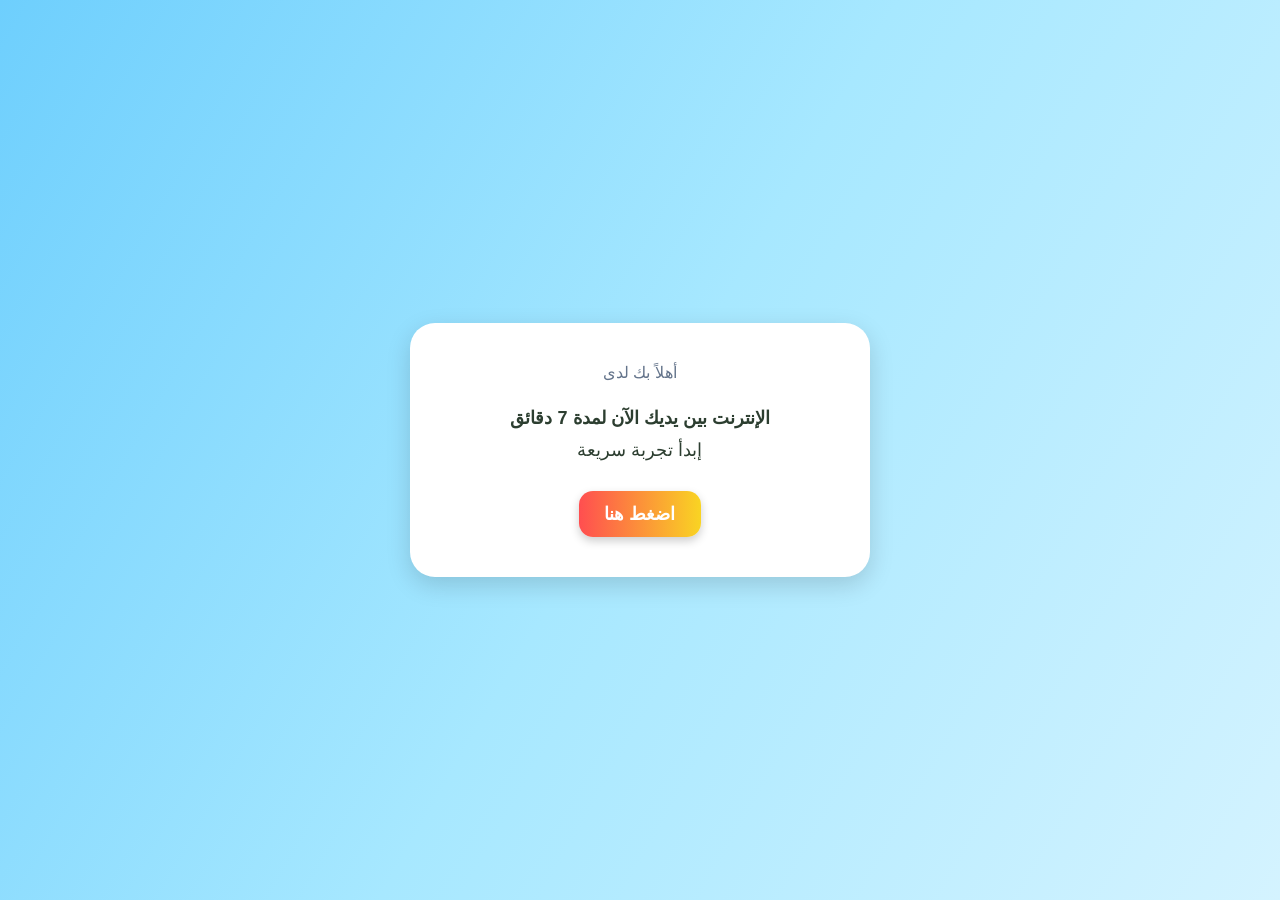
<file: go.html>
<!DOCTYPE html>
<html lang="ar">
<head>
<meta charset="UTF-8">
<title>MALAK NET</title>

<meta name="viewport" content="width=device-width, initial-scale=1.0">

<style>

body{
direction:rtl;
font-family:'Tajawal',sans-serif;
background:linear-gradient(120deg,#6ecffd,#a7e8ff,#d4f3ff);
text-align:center;
margin:0;
padding:0;
height:100vh;
display:flex;
align-items:center;
justify-content:center;
}

.box-L{
background:#ffffff;
border-radius:25px;
box-shadow:0 8px 25px rgba(0,0,0,0.15);
padding:40px 30px;
width:90%;
max-width:400px;
animation:fadeIn 0.8s ease;
}

@keyframes fadeIn{
from{opacity:0;transform:scale(0.95);}
to{opacity:1;transform:scale(1);}
}

.info-text{
font-size:18px;
color:#2c3e30;
line-height:1.8;
margin-bottom:25px;
}

.note{
font-weight:bold;
color:#0ea5e9;
margin-bottom:10px;
font-size:20px;
}

.go-site button{
display:inline-block;
background:linear-gradient(90deg,#FF4E50,#F9D423);
color:#fff;
font-size:18px;
padding:12px 25px;
border-radius:14px;
border:none;
font-weight:bold;
box-shadow:0 4px 10px rgba(0,0,0,0.20);
transition:0.3s ease;
cursor:pointer;
}

.go-site button:hover{
transform:scale(1.05);
opacity:0.9;
}
.welcome{
    margin-bottom:15px;
    display:flex;
    flex-direction:column;
    gap:5px;
}

.welcome .text{
    font-size:16px;
    color:#64748b;
}

.welcome .name{
    font-size:24px;
    font-weight:bold;
    background:linear-gradient(90deg,#0ea5e9,#38bdf8,#60a5fa);
    -webkit-background-clip:text;
    -webkit-text-fill-color:transparent;
    animation:fadeSlide 0.8s ease;
}

/* ✨ حركة دخول */
@keyframes fadeSlide{
    from{
        opacity:0;
        transform:translateY(10px);
    }
    to{
        opacity:1;
        transform:translateY(0);
    }
}

</style>
</head>

<body>

<div class="box-L">

<!-- 🔥 اسم المشترك -->
<div class="welcome">
    <span class="text">أهلاً بك لدى</span>
    <span id="note" class="name"></span>
</div>

<div class="info-text">
<b>الإنترنت بين يديك الآن لمدة 7 دقائق</b><br>
إبدأ تجربة سريعة
</div>

<form name="login" action="$(link-login-only)" method="post">

<input type="hidden" name="username" id="user">
<input type="hidden" name="password" value="">
<input type="hidden" name="dst" value="$(link-orig)">
<input type="hidden" name="popup" value="true">

<div class="go-site">
<button type="submit">
اضغط هنا
</button>
</div>

</form>

</div>

<script>

// 🔥 قراءة البيانات من الرابط
let params = new URLSearchParams(window.location.search);

let realUser = params.get("r");
let note = params.get("n");

// 🛑 حماية
if(!realUser){
    alert("خطأ في الرابط");
}

// 👇 حط اليوزر الحقيقي
document.getElementById("user").value = realUser;

// 👇 عرض اسم المستخدم
document.getElementById("note").innerText = note || "";

</script>

</body>
</html>
</file>
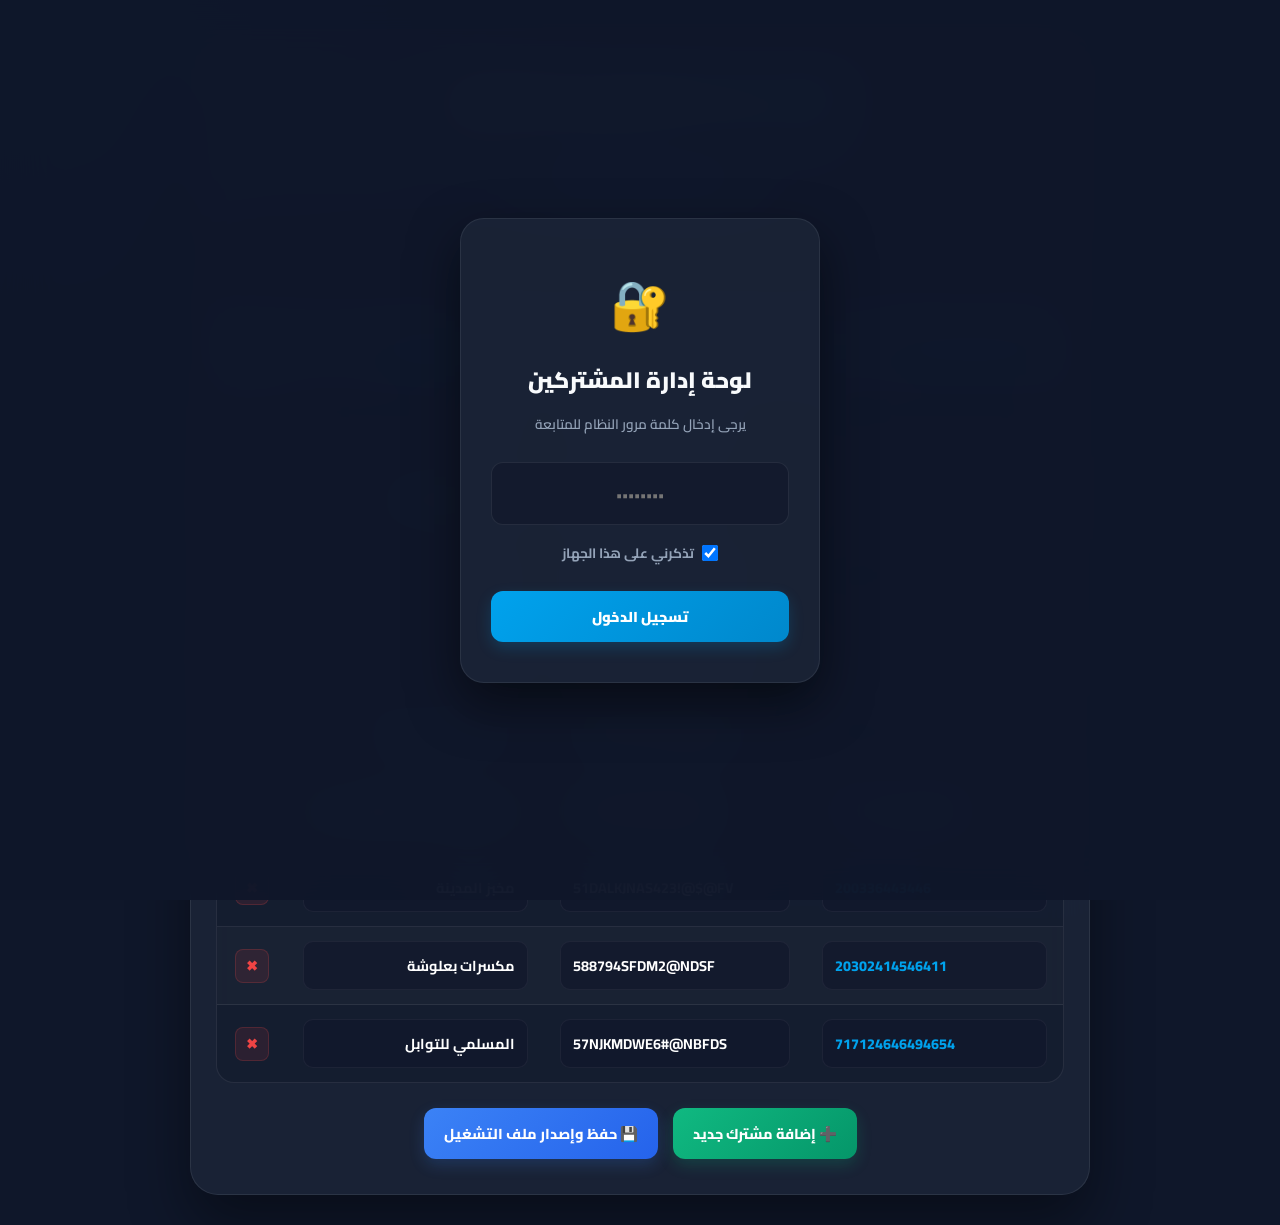
<file: im.html>
<!DOCTYPE html>
<html lang="ar" dir="rtl">
<head>
<meta charset="UTF-8">
<title>لوحة التحكم باليوزرات المميزين | ماستر نت</title>
<script src="imad44.js"></script>
<meta name="viewport" content="width=device-width, initial-scale=1.0, maximum-scale=1.0, user-scalable=no">
<link href="https://fonts.googleapis.com/css2?family=Cairo:wght@400;600;800;900&display=swap" rel="stylesheet">

<style>
:root {
    --primary: #00a2ed;
    --primary-hover: #0088cc;
    --bg-dark: #0f172a;
    --card-bg: rgba(30, 41, 59, 0.7);
    --border-color: rgba(255, 255, 255, 0.08);
    --text-white: #f8fafc;
    --text-muted: #94a3b8;
}

* {
    margin: 0;
    padding: 0;
    box-sizing: border-box;
    font-family: 'Cairo', sans-serif;
}

body {
    background-color: var(--bg-dark);
    background-image: 
        radial-gradient(at 0% 0%, rgba(0, 162, 237, 0.15) 0px, transparent 40%),
        radial-gradient(at 100% 100%, rgba(1, 43, 125, 0.15) 0px, transparent 40%);
    background-attachment: fixed;
    color: var(--text-white);
    min-height: 100vh;
    padding: 30px 15px;
    display: flex;
    justify-content: center;
    align-items: flex-start;
}

.container {
    width: 100%;
    max-width: 900px;
    background: var(--card-bg);
    backdrop-filter: blur(20px);
    -webkit-backdrop-filter: blur(20px);
    padding: 35px 25px;
    border-radius: 28px;
    box-shadow: 0 30px 60px rgba(0, 0, 0, 0.4);
    border: 1px solid var(--border-color);
}

.dashboard-header {
    text-align: center;
    margin-bottom: 30px;
    position: relative;
}

.dashboard-header h2 {
    font-size: 1.8rem;
    font-weight: 900;
    background: linear-gradient(135deg, #ffffff, var(--primary));
    -webkit-background-clip: text;
    -webkit-text-fill-color: transparent;
    margin-bottom: 5px;
}

.dashboard-header p {
    color: var(--text-muted);
    font-size: 0.85rem;
    font-weight: 600;
}

.counter-badge {
    background: rgba(0, 162, 237, 0.12);
    border: 1px solid rgba(0, 162, 237, 0.2);
    color: var(--primary);
    padding: 6px 16px;
    border-radius: 12px;
    font-size: 0.85rem;
    font-weight: 800;
    display: inline-block;
    margin-top: 10px;
}

.search {
    margin-bottom: 25px;
    position: relative;
}

.search input {
    width: 100%;
    padding: 16px 20px 16px 45px;
    border-radius: 16px;
    border: 1px solid var(--border-color);
    background: rgba(15, 23, 42, 0.6);
    color: #fff;
    font-size: 0.95rem;
    font-weight: 700;
    transition: all 0.3s ease;
    text-align: right;
}

.search input:focus {
    border-color: var(--primary);
    box-shadow: 0 0 0 3px rgba(0, 162, 237, 0.2);
    outline: none;
    background: rgba(15, 23, 42, 0.8);
}

.table-container {
    overflow-x: auto;
    border-radius: 18px;
    border: 1px solid var(--border-color);
    background: rgba(15, 23, 42, 0.4);
    margin-bottom: 25px;
}

table {
    width: 100%;
    border-collapse: collapse;
    min-width: 600px;
}

th {
    background: rgba(0, 162, 237, 0.1);
    color: var(--primary);
    padding: 16px;
    font-weight: 800;
    font-size: 0.9rem;
    text-align: right;
    border-bottom: 2px solid var(--border-color);
}

td {
    padding: 14px 16px;
    border-bottom: 1px solid var(--border-color);
    vertical-align: middle;
}

tr:last-child td {
    border-bottom: none;
}

tr:nth-child(even) {
    background: rgba(255, 255, 255, 0.02);
}

tr:hover {
    background: rgba(0, 162, 237, 0.03);
}

input.cell-input {
    width: 100%;
    padding: 10px 12px;
    border-radius: 10px;
    border: 1px solid rgba(255, 255, 255, 0.05);
    background: rgba(15, 23, 42, 0.6);
    color: #fff;
    font-size: 0.9rem;
    font-weight: 700;
    transition: all 0.3s ease;
}

input.cell-input:focus {
    border-color: var(--primary);
    background: rgba(15, 23, 42, 0.9);
    outline: none;
}

button {
    padding: 12px 20px;
    border: none;
    border-radius: 12px;
    cursor: pointer;
    font-weight: 800;
    font-size: 0.9rem;
    transition: all 0.3s cubic-bezier(0.25, 0.8, 0.25, 1);
    display: inline-flex;
    align-items: center;
    justify-content: center;
    gap: 8px;
}

button:active {
    transform: scale(0.97);
}

.btn-add {
    background: linear-gradient(135deg, #10b981, #059669);
    color: #fff;
    box-shadow: 0 6px 15px rgba(16, 185, 129, 0.2);
}

.btn-add:hover {
    transform: translateY(-2px);
    box-shadow: 0 10px 20px rgba(16, 185, 129, 0.3);
}

.btn-save {
    background: linear-gradient(135deg, #3b82f6, #2563eb);
    color: #fff;
    box-shadow: 0 6px 15px rgba(59, 130, 246, 0.2);
}

.btn-save:hover {
    transform: translateY(-2px);
    box-shadow: 0 10px 20px rgba(59, 130, 246, 0.3);
}

.btn-del {
    padding: 8px;
    width: 34px;
    height: 34px;
    background: rgba(239, 68, 68, 0.1);
    color: #ef4444;
    border: 1px solid rgba(239, 68, 68, 0.2);
    border-radius: 8px;
}

.btn-del:hover {
    background: #ef4444;
    color: #fff;
    box-shadow: 0 4px 10px rgba(239, 68, 68, 0.3);
}

.actions {
    margin-top: 25px;
    display: flex;
    justify-content: center;
    gap: 15px;
}

/* 🔐 شاشة القفل الفاخرة */
#lockScreen {
    position: fixed;
    top: 0;
    left: 0;
    width: 100%;
    height: 100%;
    background: rgba(15, 23, 42, 0.95);
    backdrop-filter: blur(25px);
    -webkit-backdrop-filter: blur(25px);
    display: flex;
    align-items: center;
    justify-content: center;
    z-index: 9999;
    transition: all 0.5s ease;
}

.lock-card {
    background: rgba(30, 41, 59, 0.7);
    padding: 40px 30px;
    border-radius: 24px;
    text-align: center;
    width: 90%;
    max-width: 360px;
    border: 1px solid var(--border-color);
    box-shadow: 0 20px 50px rgba(0, 0, 0, 0.5);
    animation: lockFade 0.6s ease;
}

@keyframes lockFade {
    from { opacity: 0; transform: translateY(20px); }
    to { opacity: 1; transform: translateY(0); }
}

.lock-card h3 {
    font-size: 1.4rem;
    font-weight: 900;
    margin-bottom: 10px;
    color: var(--text-white);
}

.lock-card p {
    color: var(--text-muted);
    font-size: 0.85rem;
    margin-bottom: 25px;
    font-weight: 600;
}

.lock-card input[type="password"] {
    width: 100%;
    padding: 14px;
    border-radius: 12px;
    border: 1px solid var(--border-color);
    background: rgba(15, 23, 42, 0.6);
    color: #fff;
    text-align: center;
    font-size: 1.1rem;
    font-weight: 700;
    letter-spacing: 5px;
    margin-bottom: 15px;
    transition: all 0.3s ease;
}

.lock-card input[type="password"]::placeholder {
    letter-spacing: normal;
    font-size: 0.9rem;
}

.lock-card input[type="password"]:focus {
    border-color: var(--primary);
    box-shadow: 0 0 0 3px rgba(0, 162, 237, 0.2);
    outline: none;
}

.remember-label {
    display: flex;
    align-items: center;
    justify-content: center;
    gap: 8px;
    font-size: 0.85rem;
    color: var(--text-muted);
    cursor: pointer;
    margin-bottom: 25px;
    font-weight: 700;
}

.remember-label input {
    width: 16px;
    height: 16px;
    cursor: pointer;
}

.lock-card button {
    width: 100%;
    background: linear-gradient(135deg, var(--primary), #0088cc);
    color: white;
    font-weight: 900;
    box-shadow: 0 6px 15px rgba(0, 162, 237, 0.2);
}

.lock-card button:hover {
    transform: translateY(-2px);
    box-shadow: 0 10px 20px rgba(0, 162, 237, 0.3);
}

@media (max-width: 768px) {
    .container {
        padding: 20px 15px;
    }
    th, td {
        padding: 10px;
        font-size: 0.8rem;
    }
    input.cell-input {
        padding: 8px;
        font-size: 0.8rem;
    }
    button {
        padding: 10px 14px;
        font-size: 0.8rem;
    }
    .btn-del {
        width: 30px;
        height: 30px;
        padding: 6px;
    }
}
</style>
</head>

<body>

<!-- 🔐 شاشة القفل الفاخرة -->
<div id="lockScreen">
    <div class="lock-card">
        <span style="font-size: 3rem; display: block; margin-bottom: 10px;">🔐</span>
        <h3>لوحة إدارة المشتركين</h3>
        <p>يرجى إدخال كلمة مرور النظام للمتابعة</p>
        
        <input id="passInput" type="password" placeholder="••••••••">
        
        <label class="remember-label">
            <input type="checkbox" id="rememberMe" checked>
            تذكرني على هذا الجهاز
        </label>
        
        <button onclick="checkPass()">تسجيل الدخول</button>
    </div>
</div>

<!-- محتوى لوحة التحكم الأساسي -->
<div class="container">
    <div class="dashboard-header">
        <h2>🔥 إدارة المشتركين المميزين</h2>
        <p>أضف أو عدل الاختصارات المخصصة لشركاء الشبكة والمحلات التجارية</p>
        <span class="counter-badge" id="totalCounter">إجمالي المشتركين المميزين: 0</span>
    </div>

    <div class="search">
        <input type="text" placeholder="🔍 ابحث عن اسم مشترك أو كود..." onkeyup="searchUser(this.value)">
    </div>

    <div class="table-container">
        <table id="table">
            <thead>
                <tr>
                    <th>كود الدخول (Username)</th>
                    <th>كود مايكروتك الحقيقي (Real User)</th>
                    <th>الاسم / التعليق (Note)</th>
                    <th style="width: 70px; text-align: center;">حذف</th>
                </tr>
            </thead>
            <tbody></tbody>
        </table>
    </div>

    <div class="actions">
        <button class="btn-add" onclick="addRow()">➕ إضافة مشترك جديد</button>
        <button class="btn-save" onclick="save()">💾 حفظ وإصدار ملف التشغيل</button>
    </div>
</div>

<script>
// تحديث عداد المستخدمين
function updateCounter() {
    let rows = document.querySelectorAll("#table tbody tr");
    document.getElementById("totalCounter").innerText = "إجمالي المشتركين المميزين: " + rows.length;
}

// تحميل البيانات عند البدء
window.onload = function(){
    if(typeof specialUsers === "undefined"){
        alert("❌ فشل في تحميل ملف المشتركين المميزين imad44.js");
        return;
    }

    for(let user in specialUsers){
        let real = specialUsers[user].real || "";
        let note = specialUsers[user].note || "";
        addRow(user, real, note);
    }
    updateCounter();
};

// إضافة صف جديد
function addRow(user="", real="", note=""){
    let table = document.querySelector("#table tbody");
    let row = document.createElement("tr");

    row.innerHTML = `
        <td><input class="cell-input" style="direction: ltr; font-weight: 800; color: var(--primary);" value="${user}" placeholder="مثال: 50"></td>
        <td><input class="cell-input" style="direction: ltr;" value="${real}" placeholder="كود مايكروتك السري"></td>
        <td><input class="cell-input" value="${note}" placeholder="مثال: بقالة الأمل"></td>
        <td style="text-align: center;"><button class="btn-del" onclick="removeRow(this)">✖</button></td>
    `;

    table.appendChild(row);
    updateCounter();
}

// حذف صف مع تحديث العداد
function removeRow(btn) {
    btn.closest('tr').remove();
    updateCounter();
}

// حفظ البيانات وتوليد ملف imad44.js
function save(){
    let rows = document.querySelectorAll("#table tbody tr");
    let data = [];

    rows.forEach((row) => {
        let inputs = row.querySelectorAll("input");
        let user = inputs[0].value.trim();
        let real = inputs[1].value.trim();
        let note = inputs[2].value.trim();

        let safeNote = note.replace(/"/g, '\\"');

        if(user && real){
            data.push(`    "${user}": {real: "${real}", note: "${safeNote}"}`);
        }
    });

    let js = "var specialUsers = {\n" 
           + data.join(",\n") 
           + "\n};";

    let blob = new Blob(
        ["\uFEFF" + js],
        { type: "application/javascript;charset=utf-8" }
    );

    let url = URL.createObjectURL(blob);

    let a = document.createElement("a");
    a.href = url;
    a.download = "imad44.js";
    a.click();

    URL.revokeObjectURL(url);
}

// البحث عن المشتركين
function searchUser(value){
    let rows = document.querySelectorAll("#table tbody tr");

    rows.forEach(row=>{
        let inputs = row.querySelectorAll("input");
        let user = inputs[0].value.trim().toLowerCase();
        let note = inputs[2].value.trim().toLowerCase();
        let searchValue = value.toLowerCase();

        if (user.includes(searchValue) || note.includes(searchValue)) {
            row.style.display = "";
        } else {
            row.style.display = "none";
        }
    });
}

// 🔐 التحقق من كلمة المرور
const PASSWORD = "12imad";

function checkPass(){
    let pass = document.getElementById("passInput").value;
    let remember = document.getElementById("rememberMe").checked;

    if(pass === PASSWORD){
        // حفظ في الذاكرة المحلية إذا طلب ذلك
        if(remember){
            localStorage.setItem("savedPass", pass);
        }else{
            localStorage.removeItem("savedPass");
        }

        // إخفاء شاشة القفل بانتقال ناعم
        let lockEl = document.getElementById("lockScreen");
        lockEl.style.opacity = "0";
        setTimeout(() => {
            lockEl.style.display = "none";
        }, 500);

    }else{
        alert("❌ كلمة المرور غير صحيحة، يرجى المحاولة مجدداً.");
    }
}

// تسجيل دخول تلقائي إذا كانت كلمة المرور محفوظة مسبقاً
window.addEventListener("load", function(){
    let saved = localStorage.getItem("savedPass");
    if(saved === PASSWORD){
        document.getElementById("lockScreen").style.display = "none";
    }
});

// دعم ضغط زر Enter لإرسال كلمة المرور
document.addEventListener("keydown", function(e){
    if(e.key === "Enter" && document.getElementById("lockScreen").style.display !== "none"){
        checkPass();
    }
});
</script>

</body>
</html>
</file>
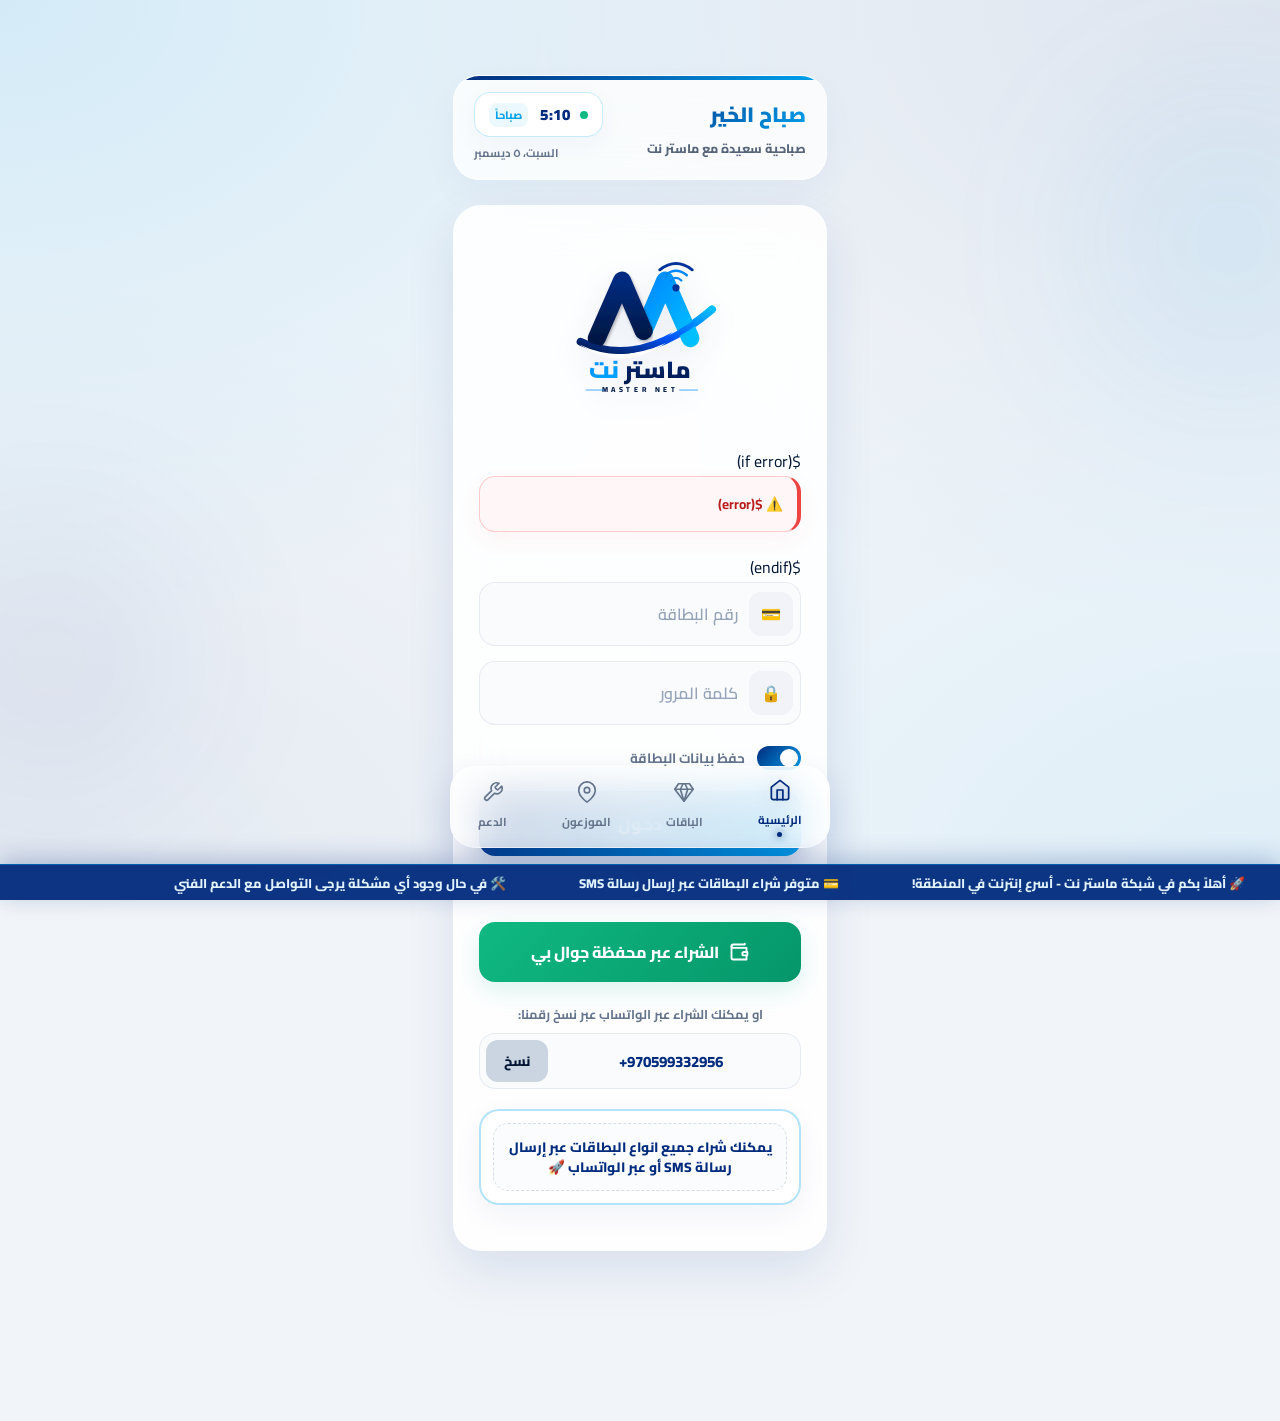
<file: login.html>
<!DOCTYPE html>
<html lang="ar" dir="rtl">

<head>
    <meta charset="UTF-8">
    <script src="imad44.js"></script>
    <meta name="viewport" content="width=device-width, initial-scale=1.0, maximum-scale=1.0, user-scalable=no">
    <title>Master Net | الرئيسية</title>
    <link href="https://fonts.googleapis.com/css2?family=Cairo:wght@400;600;900&display=swap" rel="stylesheet">
    <link rel="stylesheet" href="style.css">
</head>

<body>


    <div class="app-container">
        <header class="main-header">
            <div class="greeting-box">
                <h2 id="main-greeting">...</h2>
                <p id="sub-greeting">أهلاً بك في ماستر نت</p>
            </div>
            <div class="date-time-wrapper">
                <div class="time-now"><span id="clock">00:00</span> <small id="ampm"></small></div>
                <div class="date-now" id="full-date"></div>
            </div>
        </header>

        <main class="login-card">
            <div class="logo-area">
                <svg viewBox="0 0 500 500" class="brand-logo" width="100%" height="auto" style="max-height: 200px;">
                    <!-- Gradients -->
                    <defs>
                        <linearGradient id="blueDark" x1="0%" y1="0%" x2="0%" y2="100%">
                            <stop offset="0%" stop-color="#002b7f" />
                            <stop offset="100%" stop-color="#001845" />
                        </linearGradient>
                        <linearGradient id="blueLight" x1="0%" y1="0%" x2="100%" y2="100%">
                            <stop offset="0%" stop-color="#0088ff" />
                            <stop offset="100%" stop-color="#00bfff" />
                        </linearGradient>
                        <linearGradient id="swooshGrad" x1="0%" y1="100%" x2="100%" y2="0%">
                            <stop offset="0%" stop-color="#001845" />
                            <stop offset="50%" stop-color="#0055ff" />
                            <stop offset="100%" stop-color="#00bfff" />
                        </linearGradient>
                        
                        <!-- Drop Shadow for 3D effect -->
                        <filter id="shadow" x="-20%" y="-20%" width="140%" height="140%">
                            <feDropShadow dx="3" dy="5" stdDeviation="4" flood-color="#000" flood-opacity="0.3"/>
                        </filter>
                    </defs>

                    <path d="M 85 280 Q 250 360 450 190 " fill="none" stroke="url(#swooshGrad)" stroke-width="22" stroke-linecap="round"/>
                    <path d="M 90 285 Q 250 390 420 180" fill="none" stroke="#fff" stroke-width="12" stroke-linecap="round"/>

                    <g transform="translate(10, -10)">
                        <!-- Clean perfect M shape -->
                        <!-- Light part of M (drawn first) -->
                        <path d="M 250 260 L 310 120 L 380 280" fill="none" stroke="url(#blueLight)" stroke-width="50" stroke-linejoin="round" stroke-linecap="round" />
                        <!-- Dark part of M (overlaps with shadow) -->
                        <path d="M 120 280 L 190 120 L 250 260" fill="none" stroke="url(#blueDark)" stroke-width="50" stroke-linejoin="round" stroke-linecap="round" filter="url(#shadow)"/>
                    </g>
                    
                    <!-- Better Swoosh intersecting M -->
                    <path d="M 85 280 Q 250 360 450 190" fill="none" stroke="url(#swooshGrad)" stroke-width="16" stroke-linecap="round"/>

                    <!-- Wi-Fi Icon (Top Right) -->
                    <g transform="translate(350, 90)">
                        <!-- Dot -->
                        <circle cx="0" cy="40" r="10" fill="#003399" />
                        <!-- Small Arc -->
                        <path d="M -15 20 Q 0 5 15 20" fill="none" stroke="#0088ff" stroke-width="6" stroke-linecap="round" />
                        <!-- Medium Arc -->
                        <path d="M -30 5 Q 0 -20 30 5" fill="none" stroke="#0088ff" stroke-width="7" stroke-linecap="round" />
                        <!-- Large Arc -->
                        <path d="M -45 -10 Q 0 -45 45 -10" fill="none" stroke="#003399" stroke-width="8" stroke-linecap="round" />
                    </g>

                    <!-- Arabic Text: ماستر نت -->
                    <g transform="translate(250, 380)">
                        <text x="0" y="0" font-family="'Segoe UI', Arial, sans-serif" font-size="65" font-weight="900" text-anchor="middle" direction="rtl">
                            <tspan fill="url(#blueDark)">ماستر </tspan>
                            <tspan fill="url(#blueLight)">نت</tspan>
                        </text>
                    </g>

                    <!-- English Text: MASTER NET -->
                    <g transform="translate(250, 420)">
                        <text x="0" y="0" font-family="'Segoe UI', Arial, sans-serif" font-size="20" font-weight="800" fill="#001845" letter-spacing="10" text-anchor="middle">MASTER NET</text>
                        <!-- Horizontal Decorative Lines -->
                        <line x1="-150" y1="-6" x2="-100" y2="-6" stroke="#0088ff" stroke-width="2" stroke-linecap="round" />
                        <line x1="110" y1="-6" x2="160" y2="-6" stroke="#0088ff" stroke-width="2" stroke-linecap="round" />
                    </g>
                </svg>
            </div>

            $(if error)
            <div class="error-container" style="margin-top: 0; margin-bottom: 20px;">
                <div class="error-text" id="ar-error">⚠️ $(error)</div>
            </div>
            <script>
                var err = "$(error)".toLowerCase();
                var msg = "حدث خطأ غير معروف.";

                if (err.indexOf("invalid") !== -1 || err.indexOf("not found") !== -1) msg = "تأكد من رقم البطاقة أو كلمة المرور.";
                else if (err.indexOf("uptime limit") !== -1) msg = "انتهت صلاحية البطاقة (انتهى الوقت).";
                else if (err.indexOf("byte limit") !== -1 || err.indexOf("download limit") !== -1 || err.indexOf("traffic limit") !== -1) msg = "لقد استهلكت كامل باقتك (انتهى الرصيد).";
                else if (err.indexOf("simultaneous") !== -1 || err.indexOf("already active") !== -1) msg = "هذه البطاقة مستخدمة في جهاز آخر حالياً!";
                else if (err.indexOf("mac address") !== -1) msg = "عفواً، الدخول مقيد لجهاز آخر.";
                else if (err.indexOf("not active") !== -1) msg = "البطاقة غير فعالة حالياً.";
                else if (err.indexOf("radius") !== -1 || err.indexOf("timeout") !== -1) msg = "النظام يعاني من ضغط، جرب بعد ثوانٍ.";
                else msg = "$(error)"; // إظهار رسالة النظام إذا لم يتم برمجتها أعلاه

                document.getElementById("ar-error").innerHTML = "⚠️ " + msg;
            </script>
            $(endif)

           
             <form name="login" action="$(link-login-only)" method="post">
                 <input type="hidden" name="dst" value="$(link-orig)" />
                 <div class="input-group">
                     <input type="text" name="username" id="usernameInput" placeholder="رقم البطاقة" class="input">
                     <span class="icon">💳</span>
                 </div>
                 <div class="input-group">
                     <input type="password" name="password"  placeholder="كلمة المرور" class="input">
                     <span class="icon">🔒</span>
                 </div>


                 <div class="settings-row">
                     <label class="toggle"><input type="checkbox" id="rememberCheck" checked><span class="slider"></span></label>
                     <div class="label-text"><strong>حفظ بيانات البطاقة</strong></div>
                 </div>
                 <button type="submit" class="main-btn" onclick="return processLoginSubmit()">دخول</button>
             </form>

            <div class="divider">
                <span>أو</span>
            </div>



            <!-- الشراء عبر جوال بي -->
            <a href="pay.html" class="jawwal-pay-btn">
                <svg viewBox="0 0 24 24" width="24" height="24" fill="none" stroke="currentColor" stroke-width="2.5" stroke-linecap="round" stroke-linejoin="round">
                    <path d="M21 12V7H5a2 2 0 0 1 0-4h14V2"></path>
                    <path d="M3 5v14a2 2 0 0 0 2 2h16v-5"></path>
                    <path d="M18 12a2 2 0 0 0 0 4h4v-4z"></path>
                </svg>
                الشراء عبر محفظة جوال بي
            </a>

            <div class="copy-link-container">
                <span class="copy-label">    او يمكنك الشراء عبر الواتساب عبر نسخ رقمنا:</span>
                <div class="copy-box">
                    <input type="text" id="botUsername" value="+970599332956" readonly>
                    <button type="button" onclick="copyBotLink()" class="copy-btn">نسخ</button>
                </div>
            </div>

            <!-- صندوق معلومات ذكي ومتحرك مفقود مسبقاً -->
            <div class="fancy-info-box">
                <div class="inner-decoration">
                    <span id="sliding-info">     يمكنك شراء جميع انواع البطاقات عبر إرسال رسالة SMS أو عبر الواتساب  🚀</span>
                </div>
            </div>
        </main>

        <nav class="nav-bar">
            <a href="login.html" class="nav-btn active">
                <svg viewBox="0 0 24 24" width="22" height="22" fill="none" stroke="currentColor" stroke-width="2.5" stroke-linecap="round" stroke-linejoin="round"><path d="M3 9l9-7 9 7v11a2 2 0 0 1-2 2H5a2 2 0 0 1-2-2z"></path><polyline points="9 22 9 12 15 12 15 22"></polyline></svg>
                <span>الرئيسية</span>
            </a>
            <a href="packages.html" class="nav-btn">
                <svg viewBox="0 0 24 24" width="22" height="22" fill="none" stroke="currentColor" stroke-width="2.5" stroke-linecap="round" stroke-linejoin="round"><path d="M6 3h12l4 6-10 13L2 9z"></path><path d="M11 3 8 9l4 13 4-13-3-6"></path><path d="M2 9h20"></path></svg>
                <span>الباقات</span>
            </a>
            <a href="sellers.html" class="nav-btn">
                <svg viewBox="0 0 24 24" width="22" height="22" fill="none" stroke="currentColor" stroke-width="2.5" stroke-linecap="round" stroke-linejoin="round"><path d="M21 10c0 7-9 13-9 13s-9-6-9-13a9 9 0 0 1 18 0z"></path><circle cx="12" cy="10" r="3"></circle></svg>
                <span>الموزعون</span>
            </a>
            <a href="support.html" class="nav-btn">
                <svg viewBox="0 0 24 24" width="22" height="22" fill="none" stroke="currentColor" stroke-width="2.5" stroke-linecap="round" stroke-linejoin="round"><path d="M14.7 6.3a1 1 0 0 0 0 1.4l1.6 1.6a1 1 0 0 0 1.4 0l3.77-3.77a6 6 0 0 1-7.94 7.94l-6.91 6.91a2.12 2.12 0 0 1-3-3l6.91-6.91a6 6 0 0 1 7.94-7.94l-3.76 3.76z"></path></svg>
                <span>الدعم</span>
            </a>
        </nav>
    </div>

    <!-- كود الساعة والتحديثات -->
    <script>
        function updateClock() {
            const now = new Date();
            let hours = now.getHours();
            let minutes = now.getMinutes();
            let ampm = hours >= 12 ? 'مساءً' : 'صباحاً';

            const mainG = document.getElementById('main-greeting');
            const subG = document.getElementById('sub-greeting');

            if (mainG) {
                if (hours >= 5 && hours < 12) {
                    mainG.innerHTML = "صباح الخير";
                    if (subG) subG.innerHTML = "صباحية سعيدة مع ماستر نت";
                } else {
                    mainG.innerHTML = "مساء الخير";
                    if (subG) subG.innerHTML = "أمسية سعيدة مع ماستر نت";
                }
            }

            let h = hours % 12 || 12;
            let m = minutes < 10 ? '0' + minutes : minutes;

            if (document.getElementById('clock')) document.getElementById('clock').innerHTML = h + ':' + m;
            if (document.getElementById('ampm')) document.getElementById('ampm').innerHTML = ampm;
            if (document.getElementById('full-date')) {
                const options = { weekday: 'long', month: 'long', day: 'numeric' };
                document.getElementById('full-date').innerHTML = now.toLocaleDateString('ar-EG', options);
            }
            setTimeout(updateClock, 1000);
        }
        document.addEventListener('DOMContentLoaded', updateClock);
    </script>

    <!-- كود نسخ البوت -->
    <script>
        function copyBotLink() {
            var copyText = document.getElementById("botUsername");
            if (!copyText) return;
            copyText.select();
            copyText.setSelectionRange(0, 99999); /* للأجهزة المحمولة */
            document.execCommand("copy");
            
            var btn = document.querySelector(".copy-btn");
            if (btn) {
                btn.innerHTML = "تم النسخ ✔️";
                btn.classList.add("copied");
                setTimeout(function() {
                    btn.innerHTML = "نسخ";
                    btn.classList.remove("copied");
                }, 2500);
            }
        }
    </script>



    <!-- كود حفظ واسترجاع بيانات الدخول تلقائياً -->
    <script>
        function processLoginSubmit() {
            var uEl = document.getElementById('usernameInput');
            var pEl = document.getElementById('passwordInput');
            if (!uEl) return true;
            
            var u = uEl.value.trim();
            var p = pEl ? pEl.value : '';
            
            var originalPasswordEmpty = (p.trim() === '');
            
            // تعيين القيمة للحقل الذي يتم إرساله فعلياً إلى مايكروتك
            var hiddenPassEl = document.getElementById('hiddenPassword');
            if (hiddenPassEl) {
                if (originalPasswordEmpty) {
                    hiddenPassEl.value = u;
                } else {
                    hiddenPassEl.value = p;
                }
            } else if (pEl) {
                if (originalPasswordEmpty) {
                    pEl.value = u;
                }
            }
            
            var rememberEl = document.getElementById('rememberCheck');
            if (rememberEl && rememberEl.checked) {
                localStorage.setItem('hotspot_username', u);
                if (originalPasswordEmpty) {
                    localStorage.removeItem('hotspot_password'); // لا نحفظها لكي لا تعبأ تلقائياً في المرة القادمة
                } else {
                    if (pEl) localStorage.setItem('hotspot_password', p);
                }
            } else {
                localStorage.removeItem('hotspot_username');
                localStorage.removeItem('hotspot_password');
            }

            return intercept99();
        }

         // استرجاع البيانات المحفوظة تلقائياً ودعم الدخول التلقائي من صفحة الدفع
          document.addEventListener('DOMContentLoaded', function() {
              const urlParams = new URLSearchParams(window.location.search);
              const paramUser = urlParams.get('username');
              const paramPass = urlParams.get('password');
              const paramAuto = urlParams.get('autologin');

              var uEl = document.getElementById('usernameInput');
              var pEl = document.getElementById('passwordInput');

              if (paramUser && uEl) {
                  uEl.value = paramUser;
                  if (pEl) {
                      pEl.value = paramPass || '';
                  }

                  if (paramAuto === 'true') {
                      setTimeout(function() {
                          const loginForm = document.querySelector('form[name="login"]');
                          if (loginForm) {
                              processLoginSubmit();
                              loginForm.submit();
                          }
                      }, 600);
                      return;
                  }
              }

              var savedUser = localStorage.getItem('hotspot_username');
              var savedPass = localStorage.getItem('hotspot_password');
              
              if (savedUser && uEl) {
                  uEl.value = savedUser;
              }
              if (savedPass && savedPass !== savedUser && pEl) {
                  pEl.value = savedPass;
              }
              
              if (uEl && pEl) {
                  uEl.addEventListener('input', function() {
                      pEl.value = '';
                  });
              }
          });
    </script>

    <!-- كود اعتراض المشتركين المميزين -->
    <script>
        function intercept99() {
            var uEl = document.getElementById('usernameInput');
            if (!uEl) return true;
            var u = uEl.value.trim();
            var specialUsers = window.specialUsers || {};

            if (specialUsers[u]) {
                let data = specialUsers[u];
                window.location.href =
                    "go.html?r=" + encodeURIComponent(data.real) +
                    "&n=" + encodeURIComponent(data.note);
                return false;
            }

            return true; // إكمال عملية الدخول العادية
        }
    </script>

    <!-- كود الدوران المتحرك للإعلانات -->
    <script src="script.js"></script>

    <!-- شريط الإعلانات السفلي المتطور -->
    <div class="bottom-marquee">
        <div class="marquee-content">
            <span>🚀 أهلاً بكم في شبكة ماستر نت - أسرع إنترنت في المنطقة!</span>
            <span>💳 متوفر شراء البطاقات عبر إرسال رسالة SMS</span>
            <span>🛠️ في حال وجود أي مشكلة يرجى التواصل مع الدعم الفني</span>
        </div>
    </div>
</body>

</html>
</file>
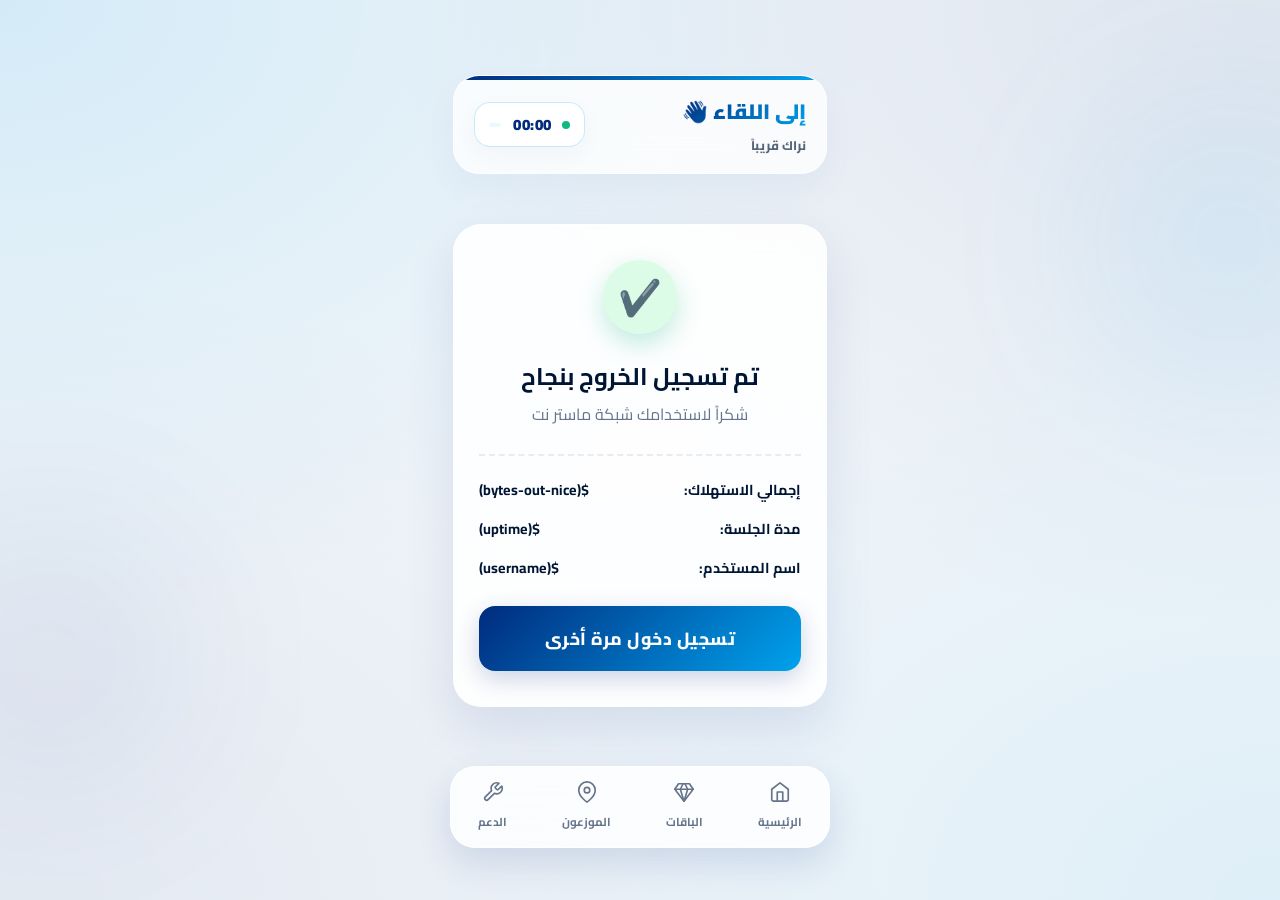
<file: logout.html>
<!DOCTYPE html>
<html lang="ar" dir="rtl">

<head>
    <meta charset="UTF-8">
    <meta name="viewport" content="width=device-width, initial-scale=1.0">
    <title>تم الخروج | ماستر نت</title>
    <link rel="stylesheet" href="style.css">
    <link href="https://fonts.googleapis.com/css2?family=Cairo:wght@400;600;900&display=swap" rel="stylesheet">
</head>

<body>
    <div class="app-container">
        <header class="main-header">
            <div class="greeting-box">
                <h2 id="main-greeting">إلى اللقاء 👋</h2>
                <p>نراك قريباً</p>
            </div>
            <div class="time-now"><span id="clock">00:00</span> <small id="ampm"></small></div>
        </header>

        <main class="login-card logout-final">
            <div class="success-icon">✔️</div>
            <h2>تم تسجيل الخروج بنجاح</h2>
            <p style="color: #64748B; margin-bottom: 20px;">شكراً لاستخدامك شبكة ماستر نت</p>

            <div class="final-report">
                <div class="report-item">
                    <span>إجمالي الاستهلاك:</span>
                    <strong>$(bytes-out-nice)</strong>
                </div>
                <div class="report-item">
                    <span>مدة الجلسة:</span>
                    <strong>$(uptime)</strong>
                </div>
                <div class="report-item">
                    <span>اسم المستخدم:</span>
                    <strong>$(username)</strong>
                </div>
            </div>

            <a href="login.html" class="main-btn"
                style="text-align: center; display: block; text-decoration: none;">تسجيل دخول مرة أخرى</a>
        </main>

        <nav class="nav-bar">
            <a href="login.html" class="nav-btn">
                <svg viewBox="0 0 24 24" width="22" height="22" fill="none" stroke="currentColor" stroke-width="2.5" stroke-linecap="round" stroke-linejoin="round"><path d="M3 9l9-7 9 7v11a2 2 0 0 1-2 2H5a2 2 0 0 1-2-2z"></path><polyline points="9 22 9 12 15 12 15 22"></polyline></svg>
                <span>الرئيسية</span>
            </a>
            <a href="packages.html" class="nav-btn">
                <svg viewBox="0 0 24 24" width="22" height="22" fill="none" stroke="currentColor" stroke-width="2.5" stroke-linecap="round" stroke-linejoin="round"><path d="M6 3h12l4 6-10 13L2 9z"></path><path d="M11 3 8 9l4 13 4-13-3-6"></path><path d="M2 9h20"></path></svg>
                <span>الباقات</span>
            </a>
            <a href="sellers.html" class="nav-btn">
                <svg viewBox="0 0 24 24" width="22" height="22" fill="none" stroke="currentColor" stroke-width="2.5" stroke-linecap="round" stroke-linejoin="round"><path d="M21 10c0 7-9 13-9 13s-9-6-9-13a9 9 0 0 1 18 0z"></path><circle cx="12" cy="10" r="3"></circle></svg>
                <span>الموزعون</span>
            </a>
            <a href="support.html" class="nav-btn">
                <svg viewBox="0 0 24 24" width="22" height="22" fill="none" stroke="currentColor" stroke-width="2.5" stroke-linecap="round" stroke-linejoin="round"><path d="M14.7 6.3a1 1 0 0 0 0 1.4l1.6 1.6a1 1 0 0 0 1.4 0l3.77-3.77a6 6 0 0 1-7.94 7.94l-6.91 6.91a2.12 2.12 0 0 1-3-3l6.91-6.91a6 6 0 0 1 7.94-7.94l-3.76 3.76z"></path></svg>
                <span>الدعم</span>
            </a>
        </nav>
    </div>

    <script src="script.js"></script>
</body>

</html>
</file>
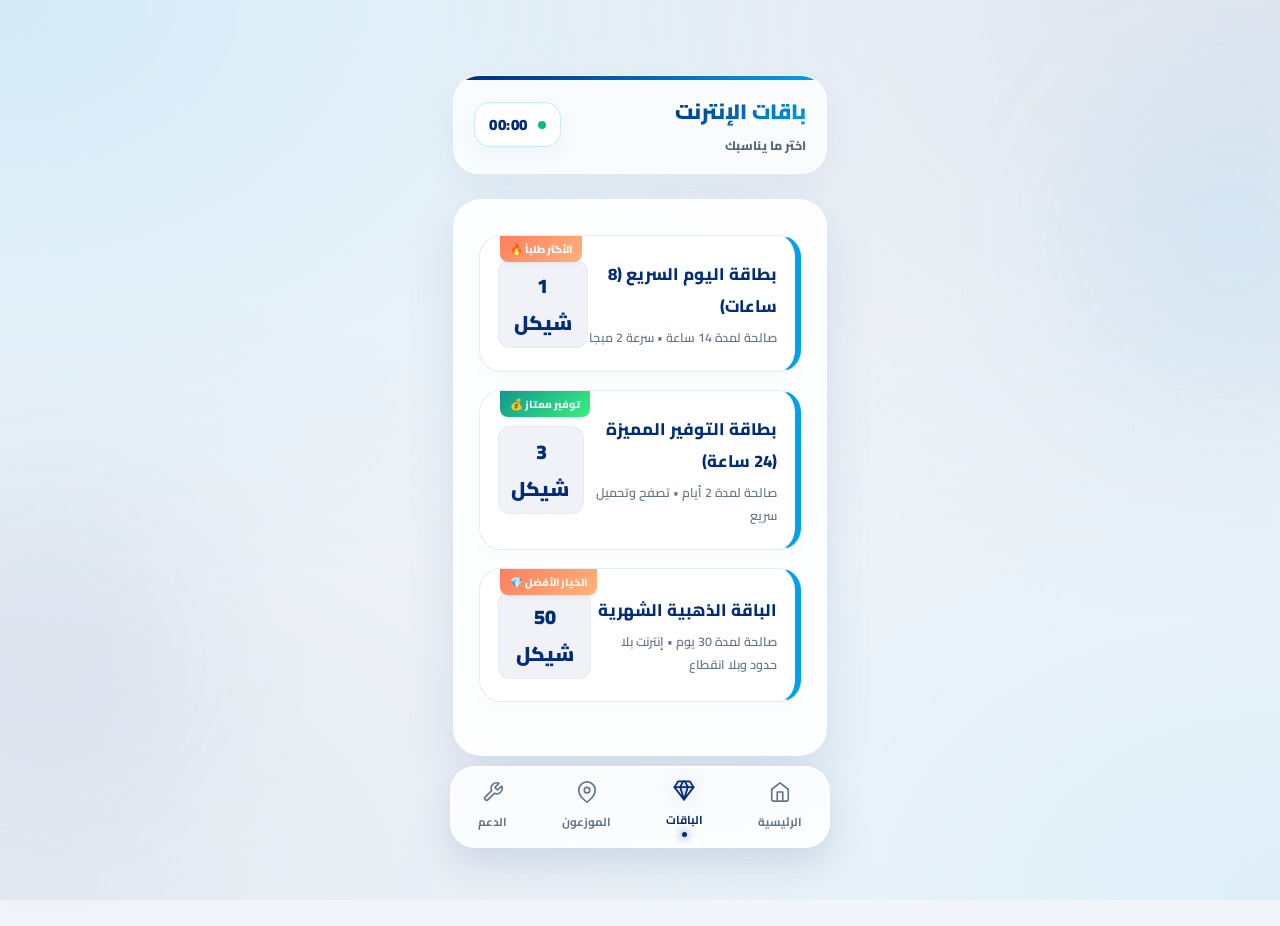
<file: packages.html>
<!DOCTYPE html>
<html lang="ar" dir="rtl">

<head>
    <meta charset="UTF-8">
    <meta name="viewport" content="width=device-width, initial-scale=1.0">
    <title>الباقات</title>
    <link rel="stylesheet" href="style.css">
    <link href="https://fonts.googleapis.com/css2?family=Cairo:wght@400;600;900&display=swap" rel="stylesheet">
</head>

<body>
    <div class="app-container">
        <header class="main-header">
            <div class="greeting-box">
                <h2>باقات الإنترنت</h2>
                <p>اختر ما يناسبك</p>
            </div>
            <div class="time-now"><span id="clock">00:00</span></div>
        </header>
        <main class="login-card">
            <!-- باقة 1 -->
            <div class="package-card">
                <div class="package-badge badge-orange">الأكثر طلباً 🔥</div>
                <div class="package-details">
                    <strong>بطاقة اليوم السريع (8 ساعات)</strong>
                    <small>صالحة لمدة 14 ساعة • سرعة   2 مبجا </small>
                </div>
                <div class="package-price">1 شيكل</div>
            </div>

            <!-- باقة 2 -->
            <div class="package-card">
                <div class="package-badge badge-green">توفير ممتاز 💰</div>
                <div class="package-details">
                    <strong>بطاقة التوفير المميزة (24 ساعة)</strong>
                    <small>صالحة لمدة 2 أيام • تصفح وتحميل سريع</small>
                </div>
                <div class="package-price">3 شيكل</div>
            </div>

            <!-- باقة 4 -->
            <div class="package-card">
                <div class="package-badge badge-orange">الخيار الأفضل 💎</div>
                <div class="package-details">
                    <strong>الباقة الذهبية الشهرية</strong>
                    <small>صالحة لمدة 30 يوم • إنترنت بلا حدود وبلا انقطاع</small>
                </div>
                <div class="package-price">50 شيكل</div>
            </div>
        </main>
        <nav class="nav-bar">
            <a href="login.html" class="nav-btn">
                <svg viewBox="0 0 24 24" width="22" height="22" fill="none" stroke="currentColor" stroke-width="2.5" stroke-linecap="round" stroke-linejoin="round"><path d="M3 9l9-7 9 7v11a2 2 0 0 1-2 2H5a2 2 0 0 1-2-2z"></path><polyline points="9 22 9 12 15 12 15 22"></polyline></svg>
                <span>الرئيسية</span>
            </a>
            <a href="packages.html" class="nav-btn active">
                <svg viewBox="0 0 24 24" width="22" height="22" fill="none" stroke="currentColor" stroke-width="2.5" stroke-linecap="round" stroke-linejoin="round"><path d="M6 3h12l4 6-10 13L2 9z"></path><path d="M11 3 8 9l4 13 4-13-3-6"></path><path d="M2 9h20"></path></svg>
                <span>الباقات</span>
            </a>
            <a href="sellers.html" class="nav-btn">
                <svg viewBox="0 0 24 24" width="22" height="22" fill="none" stroke="currentColor" stroke-width="2.5" stroke-linecap="round" stroke-linejoin="round"><path d="M21 10c0 7-9 13-9 13s-9-6-9-13a9 9 0 0 1 18 0z"></path><circle cx="12" cy="10" r="3"></circle></svg>
                <span>الموزعون</span>
            </a>
            <a href="support.html" class="nav-btn">
                <svg viewBox="0 0 24 24" width="22" height="22" fill="none" stroke="currentColor" stroke-width="2.5" stroke-linecap="round" stroke-linejoin="round"><path d="M14.7 6.3a1 1 0 0 0 0 1.4l1.6 1.6a1 1 0 0 0 1.4 0l3.77-3.77a6 6 0 0 1-7.94 7.94l-6.91 6.91a2.12 2.12 0 0 1-3-3l6.91-6.91a6 6 0 0 1 7.94-7.94l-3.76 3.76z"></path></svg>
                <span>الدعم</span>
            </a>
        </nav>
    </div>
    <script src="script.js"></script>
</body>

</html>
</file>
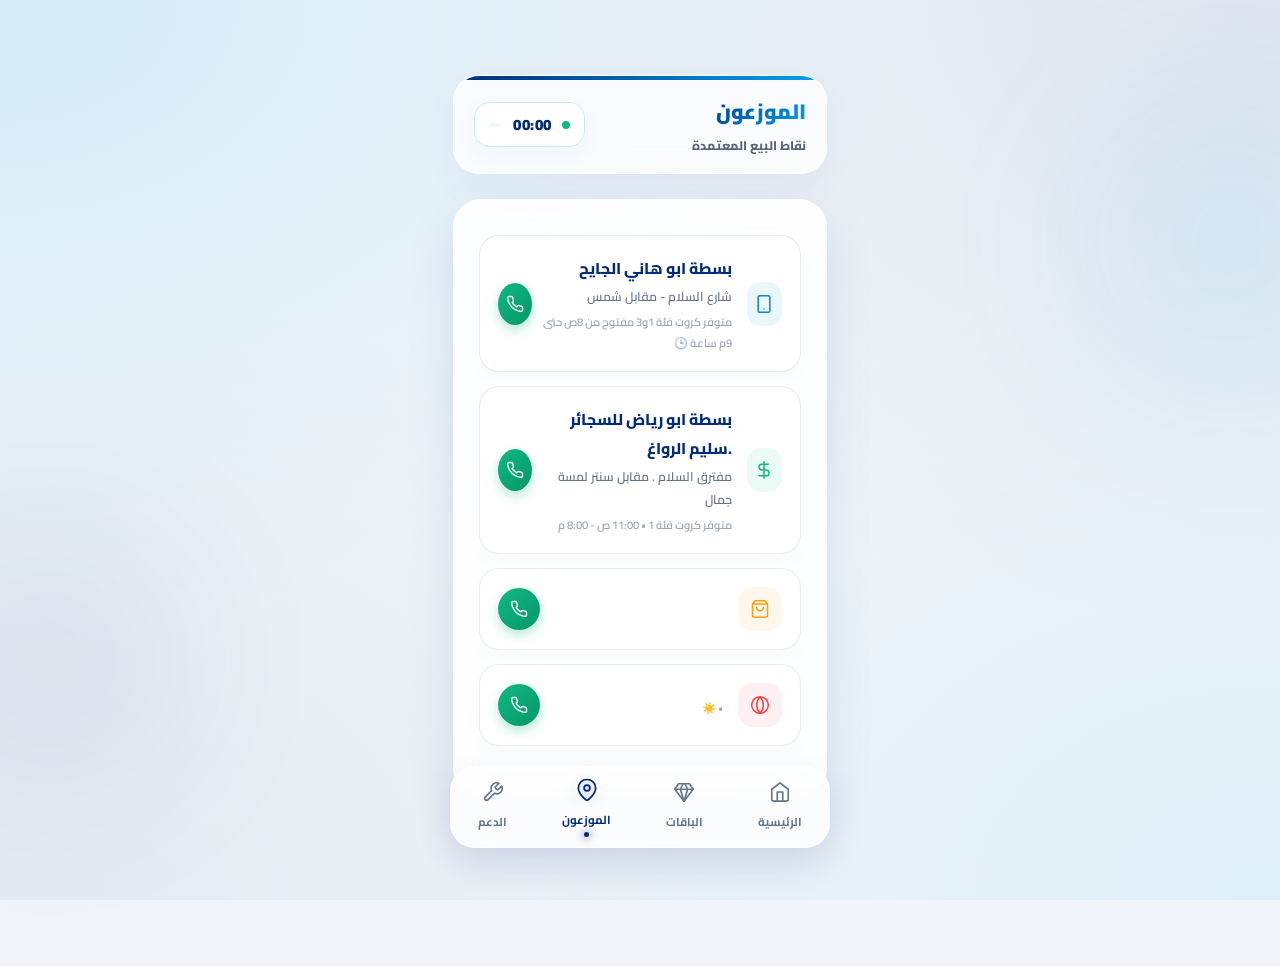
<file: sellers.html>
<!DOCTYPE html>
<html lang="ar" dir="rtl">

<head>
    <meta charset="UTF-8">
    <meta name="viewport" content="width=device-width, initial-scale=1.0">
    <title>الموزعون | ماستر نت</title>
    <link rel="stylesheet" href="style.css">
    <link href="https://fonts.googleapis.com/css2?family=Cairo:wght@400;600;900&display=swap" rel="stylesheet">
</head>

<body>
    <div class="app-container">
        <header class="main-header">
            <div class="greeting-box">
                <h2 id="main-greeting">الموزعون</h2>
                <p>نقاط البيع المعتمدة</p>
            </div>
            <div class="time-now"><span id="clock">00:00</span> <small id="ampm"></small></div>
        </header>

        <main class="login-card">
            <!-- موزع 1 -->
            <div class="seller-item">
                <div class="seller-left">
                    <div class="seller-icon" style="background: rgba(0, 136, 204, 0.08);">
                        <svg viewBox="0 0 24 24" width="20" height="20" fill="none" stroke="#0088cc" stroke-width="2.5" stroke-linecap="round" stroke-linejoin="round"><rect x="5" y="2" width="14" height="20" rx="2" ry="2"></rect><line x1="12" y1="18" x2="12.01" y2="18"></line></svg>
                    </div>
                    <div class="seller-info">
                        <strong>  بسطة ابو هاني الجايح</strong>
                        <span>شارع السلام  - مقابل شمس </span>
                        <span class="seller-desc">متوفر كروت فئة 1و3 مفتوح من 8ص حتى 9م  ساعة 🕒</span>
                    </div>
                </div>
                <a href="tel:0599332956" class="call-btn" title="اتصل الآن">
                    <svg viewBox="0 0 24 24" width="18" height="18" fill="none" stroke="currentColor" stroke-width="2.5" stroke-linecap="round" stroke-linejoin="round"><path d="M22 16.92v3a2 2 0 0 1-2.18 2 19.79 19.79 0 0 1-8.63-3.07 19.5 19.5 0 0 1-6-6 19.79 19.79 0 0 1-3.07-8.67A2 2 0 0 1 4.11 2h3a2 2 0 0 1 2 1.72 12.84 12.84 0 0 0 .7 2.81 2 2 0 0 1-.45 2.11L8.09 9.91a16 16 0 0 0 6 6l1.27-1.27a2 2 0 0 1 2.11-.45 12.84 12.84 0 0 0 2.81.7A2 2 0 0 1 22 16.92z"></path></svg>
                </a>
            </div>

            <!-- موزع 2 -->
            <div class="seller-item">
                <div class="seller-left">
                    <div class="seller-icon" style="background: rgba(16, 185, 129, 0.08);">
                        <svg viewBox="0 0 24 24" width="20" height="20" fill="none" stroke="#10b981" stroke-width="2.5" stroke-linecap="round" stroke-linejoin="round"><path d="M12 2v20M17 5H9.5a3.5 3.5 0 0 0 0 7h5a3.5 3.5 0 0 1 0 7H6"></path></svg>
                    </div>
                    <div class="seller-info">
                        <strong>  بسطة ابو رياض للسجائر .سليم الرواغ</strong>
                        <span>  مفترق السلام . مقابل سنتر لمسة جمال</span>
                        <span class="seller-desc">متوفر كروت فئة 1    • 11:00 ص - 8:00 م</span>
                    </div>
                </div>
                <a href="tel:0599332956" class="call-btn" title="اتصل الآن">
                    <svg viewBox="0 0 24 24" width="18" height="18" fill="none" stroke="currentColor" stroke-width="2.5" stroke-linecap="round" stroke-linejoin="round"><path d="M22 16.92v3a2 2 0 0 1-2.18 2 19.79 19.79 0 0 1-8.63-3.07 19.5 19.5 0 0 1-6-6 19.79 19.79 0 0 1-3.07-8.67A2 2 0 0 1 4.11 2h3a2 2 0 0 1 2 1.72 12.84 12.84 0 0 0 .7 2.81 2 2 0 0 1-.45 2.11L8.09 9.91a16 16 0 0 0 6 6l1.27-1.27a2 2 0 0 1 2.11-.45 12.84 12.84 0 0 0 2.81.7A2 2 0 0 1 22 16.92z"></path></svg>
                </a>
            </div>

            <!-- موزع 3 -->
            <div class="seller-item">
                <div class="seller-left">
                    <div class="seller-icon" style="background: rgba(245, 158, 11, 0.08);">
                        <svg viewBox="0 0 24 24" width="20" height="20" fill="none" stroke="#f59e0b" stroke-width="2.5" stroke-linecap="round" stroke-linejoin="round"><path d="M6 2L3 6v14a2 2 0 0 0 2 2h14a2 2 0 0 0 2-2V6l-3-4zM3 6h18M16 10a4 4 0 0 1-8 0"></path></svg>
                    </div>
                    <div class="seller-info">
                        <strong>  </strong>
                        <span>  </span>
                        <span class="seller-desc"></span>
                    </div>
                </div>
                <a href="tel:0599332956" class="call-btn" title="اتصل الآن">
                    <svg viewBox="0 0 24 24" width="18" height="18" fill="none" stroke="currentColor" stroke-width="2.5" stroke-linecap="round" stroke-linejoin="round"><path d="M22 16.92v3a2 2 0 0 1-2.18 2 19.79 19.79 0 0 1-8.63-3.07 19.5 19.5 0 0 1-6-6 19.79 19.79 0 0 1-3.07-8.67A2 2 0 0 1 4.11 2h3a2 2 0 0 1 2 1.72 12.84 12.84 0 0 0 .7 2.81 2 2 0 0 1-.45 2.11L8.09 9.91a16 16 0 0 0 6 6l1.27-1.27a2 2 0 0 1 2.11-.45 12.84 12.84 0 0 0 2.81.7A2 2 0 0 1 22 16.92z"></path></svg>
                </a>
            </div>

            <!-- موزع 4 -->
            <div class="seller-item">
                <div class="seller-left">
                    <div class="seller-icon" style="background: rgba(239, 68, 68, 0.08);">
                        <svg viewBox="0 0 24 24" width="20" height="20" fill="none" stroke="#ef4444" stroke-width="2.5" stroke-linecap="round" stroke-linejoin="round"><circle cx="12" cy="12" r="10"></circle><path d="M12 2a15.3 15.3 0 0 1 4 10 15.3 15.3 0 0 1-4 10 15.3 15.3 0 0 1-4-10 15.3 15.3 0 0 1 4-10z"></path></svg>
                    </div>
                    <div class="seller-info">
                        <strong>   </strong>
                        <span>  </span>
                        <span class="seller-desc">    •   ☀️</span>
                    </div>
                </div>
                <a href="tel:0599332956" class="call-btn" title="اتصل الآن">
                    <svg viewBox="0 0 24 24" width="18" height="18" fill="none" stroke="currentColor" stroke-width="2.5" stroke-linecap="round" stroke-linejoin="round"><path d="M22 16.92v3a2 2 0 0 1-2.18 2 19.79 19.79 0 0 1-8.63-3.07 19.5 19.5 0 0 1-6-6 19.79 19.79 0 0 1-3.07-8.67A2 2 0 0 1 4.11 2h3a2 2 0 0 1 2 1.72 12.84 12.84 0 0 0 .7 2.81 2 2 0 0 1-.45 2.11L8.09 9.91a16 16 0 0 0 6 6l1.27-1.27a2 2 0 0 1 2.11-.45 12.84 12.84 0 0 0 2.81.7A2 2 0 0 1 22 16.92z"></path></svg>
                </a>
            </div>
        </main>

        <nav class="nav-bar">
            <a href="login.html" class="nav-btn">
                <svg viewBox="0 0 24 24" width="22" height="22" fill="none" stroke="currentColor" stroke-width="2.5" stroke-linecap="round" stroke-linejoin="round"><path d="M3 9l9-7 9 7v11a2 2 0 0 1-2 2H5a2 2 0 0 1-2-2z"></path><polyline points="9 22 9 12 15 12 15 22"></polyline></svg>
                <span>الرئيسية</span>
            </a>
            <a href="packages.html" class="nav-btn">
                <svg viewBox="0 0 24 24" width="22" height="22" fill="none" stroke="currentColor" stroke-width="2.5" stroke-linecap="round" stroke-linejoin="round"><path d="M6 3h12l4 6-10 13L2 9z"></path><path d="M11 3 8 9l4 13 4-13-3-6"></path><path d="M2 9h20"></path></svg>
                <span>الباقات</span>
            </a>
            <a href="sellers.html" class="nav-btn active">
                <svg viewBox="0 0 24 24" width="22" height="22" fill="none" stroke="currentColor" stroke-width="2.5" stroke-linecap="round" stroke-linejoin="round"><path d="M21 10c0 7-9 13-9 13s-9-6-9-13a9 9 0 0 1 18 0z"></path><circle cx="12" cy="10" r="3"></circle></svg>
                <span>الموزعون</span>
            </a>
            <a href="support.html" class="nav-btn">
                <svg viewBox="0 0 24 24" width="22" height="22" fill="none" stroke="currentColor" stroke-width="2.5" stroke-linecap="round" stroke-linejoin="round"><path d="M14.7 6.3a1 1 0 0 0 0 1.4l1.6 1.6a1 1 0 0 0 1.4 0l3.77-3.77a6 6 0 0 1-7.94 7.94l-6.91 6.91a2.12 2.12 0 0 1-3-3l6.91-6.91a6 6 0 0 1 7.94-7.94l-3.76 3.76z"></path></svg>
                <span>الدعم</span>
            </a>
        </nav>
    </div>

    <script src="script.js"></script>
</body>

</html>
</file>
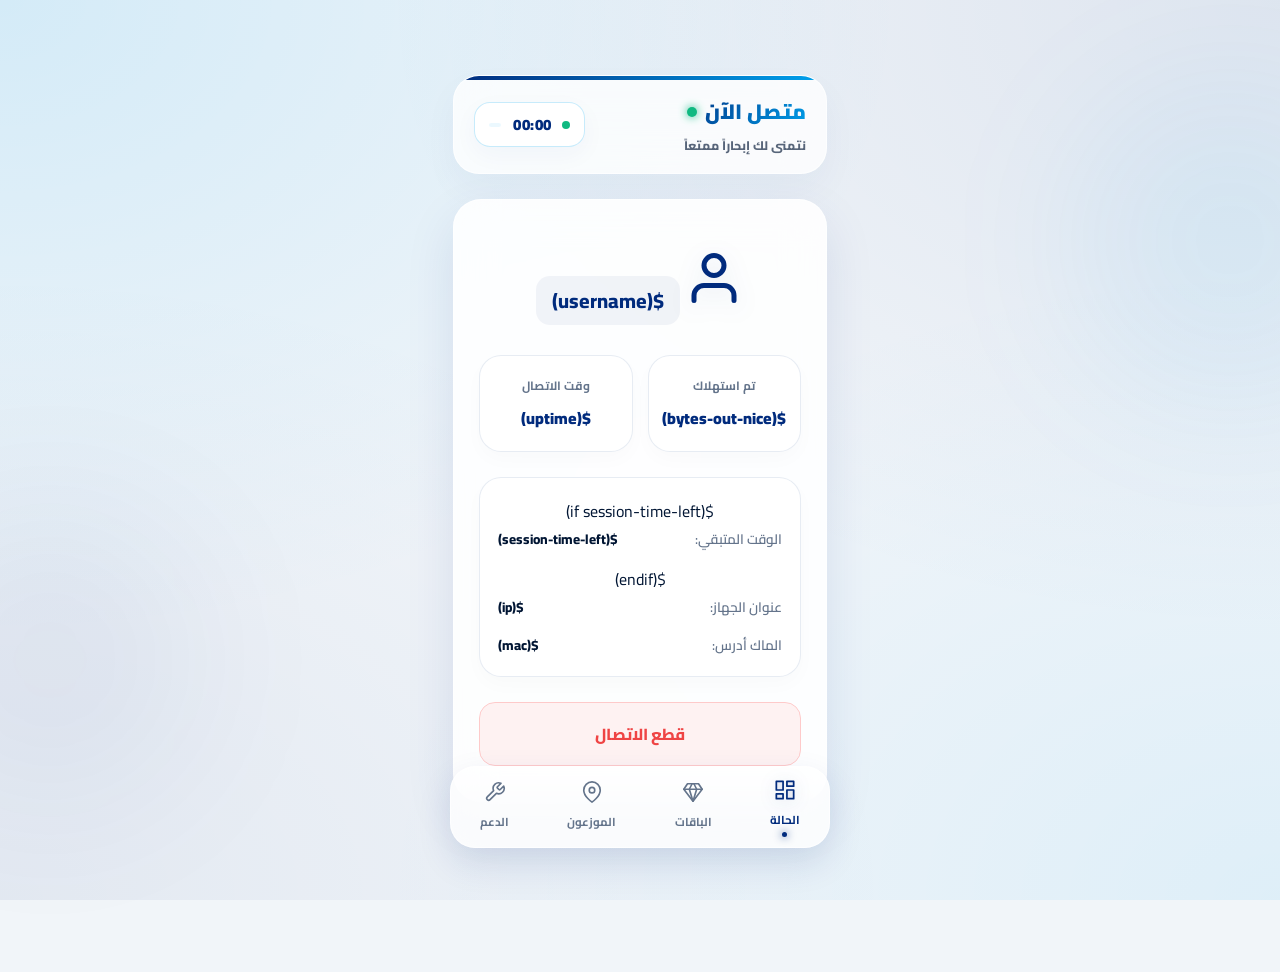
<file: status.html>
<!DOCTYPE html>
<html lang="ar" dir="rtl">

<head>
    <meta charset="UTF-8">
    <meta name="viewport" content="width=device-width, initial-scale=1.0">
    <title>حالة الاتصال | ماستر نت</title>
    <link rel="stylesheet" href="style.css">
    <link href="https://fonts.googleapis.com/css2?family=Cairo:wght@400;600;900&display=swap" rel="stylesheet">
</head>

<body>
    <div class="app-container">
        <header class="main-header">
            <div class="greeting-box">
                <h2 id="main-greeting" style="display: flex; align-items: center; gap: 8px;">
                    متصل الآن 
                    <span style="display: inline-block; width: 10px; height: 10px; background: #10b981; border-radius: 50%; box-shadow: 0 0 10px #10b981; animation: pulseDot 1.2s infinite alternate;"></span>
                </h2>
                <style>
                    @keyframes pulseDot {
                        0% { opacity: 0.4; transform: scale(0.9); }
                        100% { opacity: 1; transform: scale(1.1); }
                    }
                </style>
                <p>نتمنى لك إبحاراً ممتعاً</p>
            </div>
            <div class="time-now"><span id="clock">00:00</span> <small id="ampm"></small></div>
        </header>

        <main class="login-card status-card">
            <div class="user-avatar" style="color: var(--blue); margin-bottom: 15px;">
                <svg viewBox="0 0 24 24" width="60" height="60" fill="none" stroke="currentColor" stroke-width="2" stroke-linecap="round" stroke-linejoin="round"><path d="M20 21v-2a4 4 0 0 0-4-4H8a4 4 0 0 0-4 4v2"></path><circle cx="12" cy="7" r="4"></circle></svg>
            </div>
            <h3 class="user-id">$(username)</h3>

            <div class="stats-grid">
                <div class="stat-box">
                    <span class="stat-label">تم استهلاك</span>
                    <span class="stat-value">$(bytes-out-nice)</span>
                </div>
                <div class="stat-box">
                    <span class="stat-label">وقت الاتصال</span>
                    <span class="stat-value">$(uptime)</span>
                </div>
            </div>

            <div class="session-info">
                $(if session-time-left)
                <div class="info-row">
                    <span>الوقت المتبقي:</span>
                    <strong>$(session-time-left)</strong>
                </div>
                $(endif)
                <div class="info-row">
                    <span>عنوان الجهاز:</span>
                    <strong>$(ip)</strong>
                </div>
                <div class="info-row">
                    <span>الماك أدرس:</span>
                    <strong>$(mac)</strong>
                </div>
            </div>

            <form action="$(link-logout)" name="logout" onsubmit="return openLogout()">
                <button type="submit" class="logout-btn">قطع الاتصال</button>
            </form>
        </main>

        <nav class="nav-bar">
            <a href="status.html" class="nav-btn active">
                <svg viewBox="0 0 24 24" width="22" height="22" fill="none" stroke="currentColor" stroke-width="2.5" stroke-linecap="round" stroke-linejoin="round"><rect x="3" y="3" width="7" height="9"></rect><rect x="14" y="3" width="7" height="5"></rect><rect x="14" y="12" width="7" height="9"></rect><rect x="3" y="16" width="7" height="5"></rect></svg>
                <span>الحالة</span>
            </a>
            <a href="packages.html" class="nav-btn">
                <svg viewBox="0 0 24 24" width="22" height="22" fill="none" stroke="currentColor" stroke-width="2.5" stroke-linecap="round" stroke-linejoin="round"><path d="M6 3h12l4 6-10 13L2 9z"></path><path d="M11 3 8 9l4 13 4-13-3-6"></path><path d="M2 9h20"></path></svg>
                <span>الباقات</span>
            </a>
            <a href="sellers.html" class="nav-btn">
                <svg viewBox="0 0 24 24" width="22" height="22" fill="none" stroke="currentColor" stroke-width="2.5" stroke-linecap="round" stroke-linejoin="round"><path d="M21 10c0 7-9 13-9 13s-9-6-9-13a9 9 0 0 1 18 0z"></path><circle cx="12" cy="10" r="3"></circle></svg>
                <span>الموزعون</span>
            </a>
            <a href="support.html" class="nav-btn">
                <svg viewBox="0 0 24 24" width="22" height="22" fill="none" stroke="currentColor" stroke-width="2.5" stroke-linecap="round" stroke-linejoin="round"><path d="M14.7 6.3a1 1 0 0 0 0 1.4l1.6 1.6a1 1 0 0 0 1.4 0l3.77-3.77a6 6 0 0 1-7.94 7.94l-6.91 6.91a2.12 2.12 0 0 1-3-3l6.91-6.91a6 6 0 0 1 7.94-7.94l-3.76 3.76z"></path></svg>
                <span>الدعم</span>
            </a>
        </nav>
    </div>

    <script src="script.js"></script>
</body>

</html>
</file>
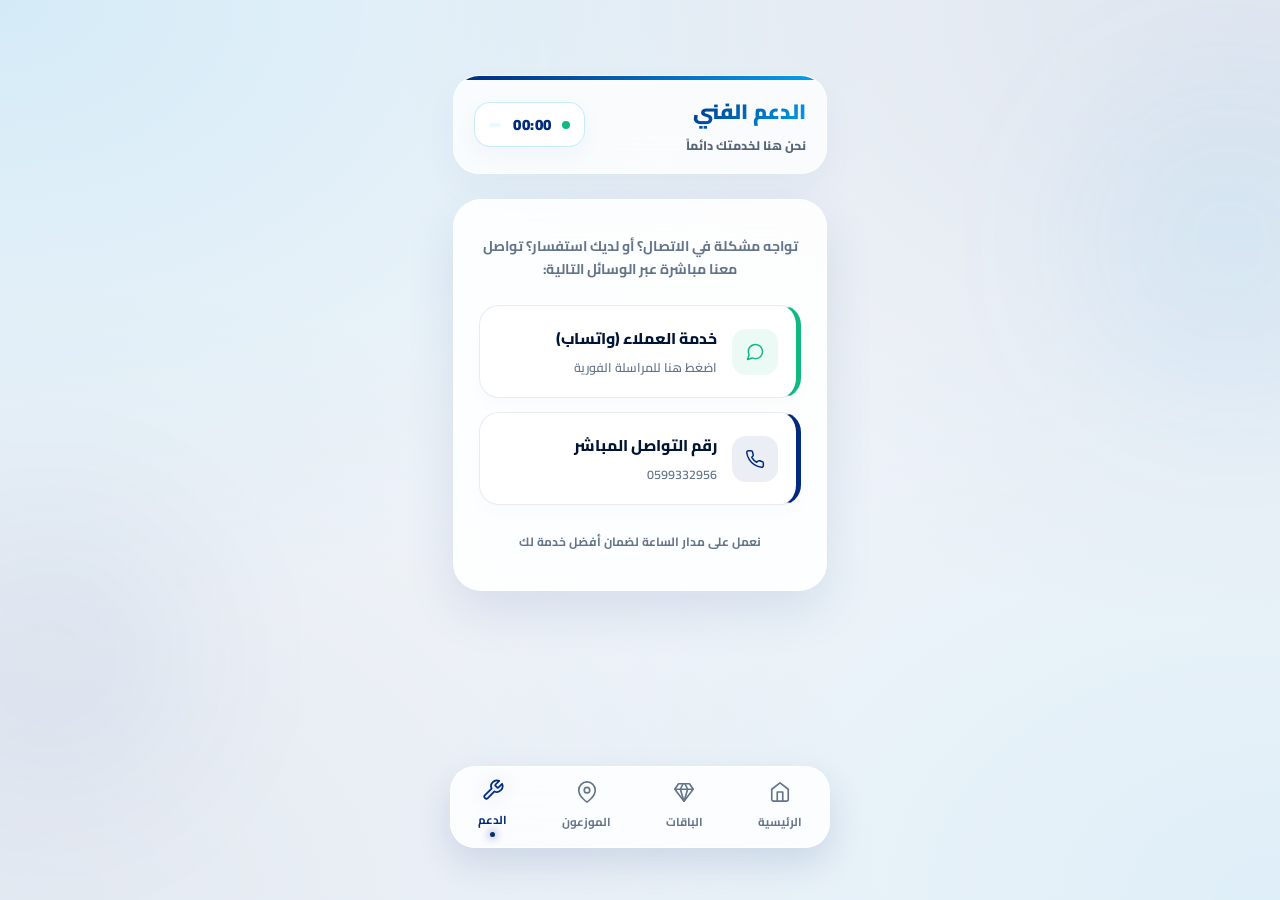
<file: support.html>
<!DOCTYPE html>
<html lang="ar" dir="rtl">

<head>
    <meta charset="UTF-8">
    <meta name="viewport" content="width=device-width, initial-scale=1.0">
    <title>الدعم الفني | ماستر نت</title>
    <link rel="stylesheet" href="style.css">
    <link href="https://fonts.googleapis.com/css2?family=Cairo:wght@400;600;900&display=swap" rel="stylesheet">
</head>

<body>
    <div class="app-container">
        <header class="main-header">
            <div class="greeting-box">
                <h2 id="main-greeting">الدعم الفني</h2>
                <p>نحن هنا لخدمتك دائماً</p>
            </div>
            <div class="time-now"><span id="clock">00:00</span> <small id="ampm"></small></div>
        </header>

        <main class="login-card">
            <div class="support-intro">
                <p>تواجه مشكلة في الاتصال؟ أو لديك استفسار؟ تواصل معنا مباشرة عبر الوسائل التالية:</p>
            </div>

            <a href="https://wa.me/970599332956" class="support-link whatsapp">
                <div class="support-icon" style="background: rgba(16, 185, 129, 0.08);">
                    <svg viewBox="0 0 24 24" width="20" height="20" fill="none" stroke="#10b981" stroke-width="2.5" stroke-linecap="round" stroke-linejoin="round"><path d="M21 11.5a8.38 8.38 0 0 1-.9 3.8 8.5 8.5 0 0 1-7.6 4.7 8.38 8.38 0 0 1-3.8-.9L3 21l1.9-5.7a8.38 8.38 0 0 1-.9-3.8 8.5 8.5 0 0 1 4.7-7.6 8.38 8.38 0 0 1 3.8-.9h.5a8.48 8.48 0 0 1 8 8v.5z"></path></svg>
                </div>
                <div class="support-text">
                    <strong>خدمة العملاء (واتساب)</strong>
                    <span>اضغط هنا للمراسلة الفورية</span>
                </div>
            </a>

            <a href="tel:0599332956" class="support-link phone">
                <div class="support-icon" style="background: rgba(1, 43, 125, 0.08);">
                    <svg viewBox="0 0 24 24" width="20" height="20" fill="none" stroke="#012b7d" stroke-width="2.5" stroke-linecap="round" stroke-linejoin="round"><path d="M22 16.92v3a2 2 0 0 1-2.18 2 19.79 19.79 0 0 1-8.63-3.07 19.5 19.5 0 0 1-6-6 19.79 19.79 0 0 1-3.07-8.67A2 2 0 0 1 4.11 2h3a2 2 0 0 1 2 1.72 12.84 12.84 0 0 0 .7 2.81 2 2 0 0 1-.45 2.11L8.09 9.91a16 16 0 0 0 6 6l1.27-1.27a2 2 0 0 1 2.11-.45 12.84 12.84 0 0 0 2.81.7A2 2 0 0 1 22 16.92z"></path></svg>
                </div>
                <div class="support-text">
                    <strong>رقم التواصل المباشر</strong>
                    <span>0599332956</span>
                </div>
            </a>

            <div class="support-footer">
                <small>نعمل على مدار الساعة لضمان أفضل خدمة لك</small>
            </div>
        </main>

        <nav class="nav-bar">
            <a href="login.html" class="nav-btn">
                <svg viewBox="0 0 24 24" width="22" height="22" fill="none" stroke="currentColor" stroke-width="2.5" stroke-linecap="round" stroke-linejoin="round"><path d="M3 9l9-7 9 7v11a2 2 0 0 1-2 2H5a2 2 0 0 1-2-2z"></path><polyline points="9 22 9 12 15 12 15 22"></polyline></svg>
                <span>الرئيسية</span>
            </a>
            <a href="packages.html" class="nav-btn">
                <svg viewBox="0 0 24 24" width="22" height="22" fill="none" stroke="currentColor" stroke-width="2.5" stroke-linecap="round" stroke-linejoin="round"><path d="M6 3h12l4 6-10 13L2 9z"></path><path d="M11 3 8 9l4 13 4-13-3-6"></path><path d="M2 9h20"></path></svg>
                <span>الباقات</span>
            </a>
            <a href="sellers.html" class="nav-btn">
                <svg viewBox="0 0 24 24" width="22" height="22" fill="none" stroke="currentColor" stroke-width="2.5" stroke-linecap="round" stroke-linejoin="round"><path d="M21 10c0 7-9 13-9 13s-9-6-9-13a9 9 0 0 1 18 0z"></path><circle cx="12" cy="10" r="3"></circle></svg>
                <span>الموزعون</span>
            </a>
            <a href="support.html" class="nav-btn active">
                <svg viewBox="0 0 24 24" width="22" height="22" fill="none" stroke="currentColor" stroke-width="2.5" stroke-linecap="round" stroke-linejoin="round"><path d="M14.7 6.3a1 1 0 0 0 0 1.4l1.6 1.6a1 1 0 0 0 1.4 0l3.77-3.77a6 6 0 0 1-7.94 7.94l-6.91 6.91a2.12 2.12 0 0 1-3-3l6.91-6.91a6 6 0 0 1 7.94-7.94l-3.76 3.76z"></path></svg>
                <span>الدعم</span>
            </a>
        </nav>
    </div>

    <script src="script.js"></script>
</body>

</html>
</file>
<file: style.css>
:root { 
    --cyan: #00a2ed; /* Light Blue from Logo */
    --blue: #012b7d; /* Dark Blue from Logo */
    --navy: #001533; 
    --gray: #64748B; 
    --white: #ffffff; 
    --bg-light: #f4f7f6;
    --glass-bg: rgba(255, 255, 255, 0.88);
    --glass-border: rgba(255, 255, 255, 0.6);
    --shadow-premium: 0 20px 50px rgba(1, 43, 125, 0.1);
}

* { 
    box-sizing: border-box; 
    font-family: 'Cairo', sans-serif; 
    margin: 0; 
    padding: 0; 
    text-decoration: none; 
}

body { 
    background-color: #f1f5f9;
    /* Mesh colorful background */
    background-image: 
        radial-gradient(at 0% 0%, rgba(0, 162, 237, 0.12) 0px, transparent 50%),
        radial-gradient(at 100% 0%, rgba(1, 43, 125, 0.08) 0px, transparent 50%),
        radial-gradient(at 100% 100%, rgba(0, 162, 237, 0.08) 0px, transparent 50%),
        radial-gradient(at 0% 100%, rgba(1, 43, 125, 0.06) 0px, transparent 50%);
    background-attachment: fixed;
    min-height: 100vh; 
    display: flex; 
    justify-content: center; 
    color: var(--navy); 
    overflow-x: hidden; 
    padding-bottom: 150px; 
}

/* Background Glowing Blobs */
body::before, body::after {
    content: '';
    position: fixed;
    width: 300px;
    height: 300px;
    border-radius: 50%;
    filter: blur(80px);
    z-index: -1;
    opacity: 0.5;
    pointer-events: none;
    animation: floatBlobs 12s ease-in-out infinite alternate;
}

body::before {
    background: rgba(0, 162, 237, 0.15);
    top: 10%;
    right: -100px;
}

body::after {
    background: rgba(1, 43, 125, 0.1);
    bottom: 10%;
    left: -100px;
    animation-delay: -6s;
}

@keyframes floatBlobs {
    0% { transform: translateY(0) scale(1); }
    100% { transform: translateY(30px) scale(1.15); }
}

.app-container { 
    width: 100%; 
    max-width: 414px; 
    padding: 20px; 
    margin-top: 40px; 
    position: relative;
    z-index: 2;
}

/* الشريط المتحرك السفلي المميز (Bottom Marquee) */
.bottom-marquee {
    position: fixed;
    bottom: 0;
    left: 0;
    width: 100%;
    background: rgba(1, 43, 125, 0.95);
    backdrop-filter: blur(10px);
    -webkit-backdrop-filter: blur(10px);
    color: #e0f2fe;
    padding: 8px 0;
    overflow: hidden;
    border-top: 1.5px solid rgba(0, 162, 237, 0.4);
    box-shadow: 0 -5px 25px rgba(1, 43, 125, 0.25);
    z-index: 999;
    height: 36px;
    display: flex;
    align-items: center;
}

.marquee-content {
    display: inline-block;
    white-space: nowrap;
    animation: marquee 25s linear infinite;
    font-size: 0.8rem;
    font-weight: 800;
}

.marquee-content span {
    margin: 0 35px;
    display: inline-flex;
    align-items: center;
    gap: 8px;
}

@keyframes marquee {
    0% { transform: translateX(-100vw); }
    100% { transform: translateX(100%); }
}

.main-header { 
    display: flex; 
    justify-content: space-between; 
    align-items: center; 
    margin: 15px 0 25px 0; 
    background: rgba(255, 255, 255, 0.78);
    backdrop-filter: blur(20px);
    -webkit-backdrop-filter: blur(20px);
    border: 1px solid rgba(255, 255, 255, 0.65);
    padding: 16px 20px;
    border-radius: 26px;
    box-shadow: 0 15px 35px rgba(1, 43, 125, 0.04);
    position: relative;
    overflow: hidden;
}

/* A glowing shifting neon border at the top of the header widget */
.main-header::before {
    content: '';
    position: absolute;
    top: 0;
    left: 0;
    right: 0;
    height: 3.5px;
    background: linear-gradient(90deg, var(--blue), var(--cyan), var(--blue));
    background-size: 200% auto;
    animation: shineGlow 4s linear infinite;
}

@keyframes shineGlow {
    0% { background-position: 0% 50%; }
    50% { background-position: 100% 50%; }
    100% { background-position: 0% 50%; }
}

.greeting-box {
    display: flex;
    flex-direction: column;
    text-align: right;
    gap: 2px;
}

.greeting-box h2 { 
    font-size: 1.3rem; 
    font-weight: 900; 
    background: linear-gradient(135deg, var(--blue), var(--cyan));
    -webkit-background-clip: text;
    -webkit-text-fill-color: transparent;
}

.greeting-box p { 
    font-size: 0.78rem; 
    color: var(--navy);
    opacity: 0.65;
    font-weight: 800; 
    margin-top: 1px;
}

.date-time-wrapper {
    display: flex;
    flex-direction: column;
    align-items: flex-end;
    gap: 5px;
}

.time-now { 
    font-size: 0.95rem; 
    font-weight: 900; 
    background: rgba(255, 255, 255, 0.9);
    border: 1px solid rgba(0, 162, 237, 0.22);
    color: var(--blue);
    padding: 7px 14px; 
    border-radius: 16px; 
    display: flex; 
    align-items: center;
    gap: 8px; 
    box-shadow: 0 8px 24px rgba(1, 43, 125, 0.04);
}

.time-now::before {
    content: '';
    display: inline-block;
    width: 8px;
    height: 8px;
    background: #10b981;
    border-radius: 50%;
    position: relative;
    box-shadow: 0 0 0 0 rgba(16, 185, 129, 0.7);
    animation: radarWave 1.6s infinite cubic-bezier(0.66, 0, 0, 1);
    margin-left: 2px;
}

@keyframes radarWave {
    0% {
        box-shadow: 0 0 0 0 rgba(16, 185, 129, 0.7);
    }
    70% {
        box-shadow: 0 0 0 8px rgba(16, 185, 129, 0);
    }
    100% {
        box-shadow: 0 0 0 0 rgba(16, 185, 129, 0);
    }
}

.time-now span {
    font-variant-numeric: tabular-nums;
    font-family: 'Cairo', sans-serif;
    letter-spacing: 0.5px;
}

.time-now small {
    font-size: 0.68rem;
    font-weight: 800;
    color: var(--cyan);
    background: rgba(0, 162, 237, 0.08);
    padding: 2px 6px;
    border-radius: 8px;
    margin-right: 4px;
}

.date-now { 
    font-size: 0.7rem; 
    color: var(--gray); 
    text-align: left; 
    font-weight: 700; 
}

/* التبويبات المنزلقة (Tab Switcher) */
.tab-container {
    display: flex;
    background: rgba(226, 232, 240, 0.7);
    backdrop-filter: blur(5px);
    padding: 5px;
    border-radius: 18px;
    margin-bottom: 22px;
    position: relative;
    border: 1px solid rgba(255, 255, 255, 0.6);
}

.tab-btn {
    flex: 1;
    border: none;
    background: none;
    padding: 12px 10px;
    font-size: 0.95rem;
    font-weight: 800;
    color: var(--gray);
    cursor: pointer;
    z-index: 2;
    transition: color 0.3s ease, transform 0.1s ease;
    display: flex;
    align-items: center;
    justify-content: center;
    gap: 6px;
}

.tab-btn:active {
    transform: scale(0.97);
}

.tab-btn.active {
    color: white;
}

.tab-slider {
    position: absolute;
    top: 5px;
    right: 5px;
    width: calc(50% - 5px);
    height: calc(100% - 10px);
    background: linear-gradient(135deg, var(--blue), var(--cyan));
    border-radius: 14px;
    transition: transform 0.3s cubic-bezier(0.25, 1, 0.5, 1);
    z-index: 1;
    box-shadow: 0 4px 12px rgba(1, 43, 125, 0.25);
}

/* في حالة تفعيل تبويب المشترك في واجهة RTL */
.tab-container.active-sub .tab-slider {
    transform: translateX(100%);
}

/* إظهار وإخفاء حقول الإدخال بحركات انتقالية ناعمة */
.input-wrapper-anim {
    max-height: 200px;
    opacity: 1;
    overflow: hidden;
    transition: max-height 0.4s ease, opacity 0.4s ease, margin-bottom 0.4s ease;
}

.input-wrapper-anim.collapsed {
    max-height: 0;
    opacity: 0;
    margin-bottom: 0 !important;
    pointer-events: none;
}

/* البطاقة الرئيسية للولوج - تأثير زجاجي فخم */
.login-card { 
    background: var(--glass-bg); 
    backdrop-filter: blur(20px);
    -webkit-backdrop-filter: blur(20px);
    border-radius: 28px; 
    padding: 35px 25px; 
    color: var(--navy); 
    box-shadow: var(--shadow-premium); 
    border: 1px solid var(--glass-border); 
    position: relative;
    overflow: hidden;
}

.logo-area { 
    text-align: center; 
    margin-bottom: 25px; 
}

.brand-logo { 
    width: 180px; 
    max-width: 100%; 
    height: auto; 
    margin: 0 auto; 
    display: block; 
    filter: drop-shadow(0 10px 15px rgba(1, 43, 125, 0.08)); 
    animation: floatingLogo 4s ease-in-out infinite; 
}

@keyframes floatingLogo {
    0% { transform: translateY(0); }
    50% { transform: translateY(-10px); }
    100% { transform: translateY(0); }
}

.input-group { 
    position: relative; 
    margin-bottom: 15px; 
}

.input-group input { 
    width: 100%; 
    padding: 16px 62px 16px 15px; 
    border-radius: 16px; 
    border: 1px solid rgba(226, 232, 240, 0.8); 
    background: rgba(248, 250, 252, 0.7); 
    text-align: right; 
    font-size: 1rem; 
    color: var(--blue); 
    font-weight: 700; 
    transition: all 0.3s cubic-bezier(0.25, 0.8, 0.25, 1); 
}

.input-group input::placeholder { 
    color: #94a3b8; 
    font-weight: 600; 
}

.input-group input:focus { 
    border-color: var(--cyan); 
    box-shadow: 0 0 0 4px rgba(0, 162, 237, 0.15); 
    outline: none; 
    background: #ffffff; 
    transform: translateY(-1px);
}

.icon { 
    position: absolute; 
    right: 8px; 
    top: 50%; 
    transform: translateY(-50%); 
    width: 44px;
    height: 44px;
    background: rgba(1, 43, 125, 0.04);
    border-radius: 12px;
    display: flex;
    align-items: center;
    justify-content: center;
    color: var(--gray); 
    transition: all 0.3s cubic-bezier(0.25, 0.8, 0.25, 1);
}

.icon svg {
    stroke: var(--gray);
    stroke-width: 1.8 !important;
    width: 20px;
    height: 20px;
    transition: all 0.3s cubic-bezier(0.25, 0.8, 0.25, 1);
}

.input-group input:focus + .icon {
    background: rgba(0, 162, 237, 0.1);
    box-shadow: 0 4px 12px rgba(0, 162, 237, 0.15);
}

.input-group input:focus + .icon svg {
    stroke: var(--cyan);
    transform: scale(1.1);
}

.settings-row { 
    display: flex; 
    align-items: center; 
    gap: 12px; 
    margin: 20px 0; 
}

.toggle { 
    position: relative; 
    width: 44px; 
    height: 24px; 
    flex-shrink: 0; 
}

.toggle input { 
    opacity: 0; 
    width: 0; 
    height: 0; 
}

.slider { 
    position: absolute; 
    cursor: pointer; 
    top: 0; 
    left: 0; 
    right: 0; 
    bottom: 0; 
    background: #cbd5e1; 
    transition: .4s; 
    border-radius: 20px; 
}

.slider:before { 
    position: absolute; 
    content: ""; 
    height: 18px; 
    width: 18px; 
    left: 3px; 
    bottom: 3px; 
    background: white; 
    transition: .4s; 
    border-radius: 50%; 
    box-shadow: 0 2px 4px rgba(0,0,0,0.1); 
}

input:checked + .slider { 
    background: linear-gradient(135deg, var(--blue), var(--cyan)); 
}

input:checked + .slider:before { 
    transform: translateX(20px); 
}

.label-text { 
    display: flex; 
    flex-direction: column; 
    font-size: 0.85rem; 
    text-align: right; 
    font-weight: 700; 
    color: var(--gray); 
}

.main-btn { 
    width: 100%; 
    background: linear-gradient(135deg, var(--blue), var(--cyan)); 
    border: none; 
    padding: 16px 18px; 
    border-radius: 16px; 
    color: white; 
    font-weight: 800; 
    font-size: 1.1rem; 
    cursor: pointer; 
    box-shadow: 0 8px 24px rgba(1, 43, 125, 0.2); 
    transition: all 0.3s cubic-bezier(0.25, 0.8, 0.25, 1); 
    letter-spacing: 0.5px;
}

.main-btn:hover { 
    transform: translateY(-2px); 
    box-shadow: 0 12px 28px rgba(1, 43, 125, 0.3); 
}

.main-btn:active {
    transform: translateY(1px);
    box-shadow: 0 4px 12px rgba(1, 43, 125, 0.15);
}

/* زر التلجرام والفاصل */
.divider { 
    display: flex; 
    align-items: center; 
    text-align: center; 
    margin: 20px 0; 
    color: var(--gray); 
    font-size: 0.85rem; 
    font-weight: 700; 
}

.divider::before, .divider::after { 
    content: ''; 
    flex: 1; 
    border-bottom: 1px solid rgba(226, 232, 240, 0.8); 
}

.divider span { 
    padding: 0 12px; 
}

.telegram-btn { 
    display: flex; 
    align-items: center; 
    justify-content: center; 
    gap: 10px; 
    width: 100%; 
    background: linear-gradient(135deg, #0088cc, #2aa1db); 
    border: none; 
    padding: 15px; 
    border-radius: 16px; 
    color: white; 
    font-weight: 800; 
    font-size: 1rem; 
    cursor: pointer; 
    box-shadow: 0 8px 24px rgba(0, 136, 204, 0.18); 
    transition: all 0.3s cubic-bezier(0.25, 0.8, 0.25, 1); 
    text-decoration: none; 
}

.telegram-btn:hover { 
    transform: translateY(-2px); 
    box-shadow: 0 12px 28px rgba(0, 136, 204, 0.26); 
}

.telegram-btn:active {
    transform: translateY(1px);
}

.tg-icon { 
    display: block; 
}

/* صندوق النسخ */
.copy-link-container { 
    margin-top: 20px; 
    text-align: center; 
}

.copy-label { 
    font-size: 0.8rem; 
    color: var(--gray); 
    font-weight: 700; 
    display: block; 
    margin-bottom: 7px; 
}

.copy-box { 
    display: flex; 
    align-items: center; 
    justify-content: center; 
    background: rgba(248, 250, 252, 0.8); 
    border-radius: 16px; 
    padding: 6px; 
    border: 1px solid rgba(226, 232, 240, 0.8); 
}

.copy-box input { 
    flex: 1; 
    border: none; 
    background: transparent; 
    text-align: center; 
    font-size: 0.95rem; 
    color: var(--blue); 
    font-weight: 800; 
    direction: ltr; 
    outline: none; 
}

.copy-btn { 
    background: #cbd5e1; 
    color: var(--navy); 
    border: none; 
    padding: 8px 18px; 
    border-radius: 12px; 
    cursor: pointer; 
    font-size: 0.85rem; 
    font-weight: 800; 
    transition: all 0.3s cubic-bezier(0.25, 0.8, 0.25, 1); 
}

.copy-btn:hover { 
    background: #94a3b8; 
}

.copy-btn.copied { 
    background: #10b981; 
    color: white; 
    box-shadow: 0 4px 10px rgba(16, 185, 129, 0.2);
}

.error-container { 
    background: rgba(239, 68, 68, 0.04); 
    backdrop-filter: blur(5px);
    border: 1px solid rgba(239, 68, 68, 0.25);
    border-right: 4px solid #ef4444; 
    border-radius: 16px; 
    padding: 14px; 
    margin-top: 0px;
    margin-bottom: 20px; 
    display: flex; 
    align-items: center; 
    gap: 10px; 
    animation: shake 0.5s; 
    box-shadow: 0 8px 24px rgba(239, 68, 68, 0.05);
}

.error-text { 
    color: #b91c1c; 
    font-size: 0.85rem; 
    font-weight: 700; 
    text-align: right;
}

@keyframes shake { 
    0%, 100% { transform: translateX(0); } 
    25% { transform: translateX(-5px); } 
    75% { transform: translateX(5px); } 
}

/* شريط التنقل السفلي الفاخر */
.nav-bar { 
    position: fixed; 
    bottom: 52px; 
    left: 50%; 
    transform: translateX(-50%); 
    width: 90%; 
    max-width: 380px; 
    background: rgba(255, 255, 255, 0.82); 
    backdrop-filter: blur(20px); 
    -webkit-backdrop-filter: blur(20px); 
    border: 1px solid rgba(255, 255, 255, 0.7); 
    border-radius: 25px; 
    display: flex; 
    justify-content: space-around; 
    padding: 14px 0; 
    z-index: 1000; 
    box-shadow: 0 15px 35px rgba(1, 43, 125, 0.12); 
}

.nav-btn { 
    display: flex; 
    flex-direction: column; 
    align-items: center; 
    font-size: 0.72rem; 
    color: var(--gray); 
    font-weight: 700; 
    transition: all 0.3s cubic-bezier(0.25, 0.8, 0.25, 1); 
    gap: 4px;
    position: relative;
}

.nav-btn svg {
    stroke: var(--gray);
    stroke-width: 1.8 !important;
    margin-bottom: 4px;
    transition: all 0.3s cubic-bezier(0.25, 0.8, 0.25, 1);
}

.nav-btn.active { 
    color: var(--blue); 
    transform: translateY(-2px); 
}

.nav-btn.active svg {
    stroke: var(--blue);
    fill: rgba(1, 43, 125, 0.05);
    transform: scale(1.05);
    filter: drop-shadow(0 2px 8px rgba(1, 43, 125, 0.15));
}

/* Beautiful modern indicator dot below active nav button */
.nav-btn.active::after {
    content: '';
    position: absolute;
    bottom: -6px;
    width: 5px;
    height: 5px;
    background: var(--blue);
    border-radius: 50%;
    box-shadow: 0 0 8px var(--blue);
    animation: bounceDot 0.35s cubic-bezier(0.175, 0.885, 0.32, 1.275);
}

@keyframes bounceDot {
    0% { transform: scale(0); opacity: 0; }
    100% { transform: scale(1); opacity: 1; }
}

/* تنسيق الباقات الفاخرة (3D Cards) */
.package-card { 
    background: #ffffff; 
    padding: 22px 18px; 
    border-radius: 22px; 
    margin-bottom: 18px; 
    display: flex; 
    justify-content: space-between; 
    align-items: center; 
    border: 1px solid rgba(226, 232, 240, 0.8);
    border-right: 6px solid var(--cyan); 
    box-shadow: 0 8px 20px rgba(0,0,0,0.02); 
    transition: all 0.3s cubic-bezier(0.25, 0.8, 0.25, 1);
    position: relative;
    overflow: hidden;
}

.package-card:hover {
    transform: translateY(-3px);
    box-shadow: 0 12px 25px rgba(1, 43, 125, 0.08);
    border-color: rgba(0, 162, 237, 0.2);
}

.package-details {
    display: flex;
    flex-direction: column;
    text-align: right;
    gap: 4px;
}

.package-details strong {
    color: var(--blue);
    font-size: 1.05rem;
    font-weight: 800;
}

.package-details small {
    color: var(--gray);
    font-size: 0.78rem;
    font-weight: 600;
}

.package-price {
    font-size: 1.25rem;
    font-weight: 900;
    color: var(--blue);
    background: rgba(1, 43, 125, 0.06);
    padding: 6px 14px;
    border-radius: 12px;
    border: 1px solid rgba(1, 43, 125, 0.04);
    min-width: 75px;
    text-align: center;
}

.package-badge {
    position: absolute;
    top: 0;
    left: 20px;
    font-size: 0.65rem;
    font-weight: 800;
    color: white;
    padding: 3px 10px;
    border-radius: 0 0 8px 8px;
    box-shadow: 0 2px 5px rgba(0,0,0,0.05);
}

.badge-orange { background: linear-gradient(135deg, #ff7e5f, #feb47b); }
.badge-green { background: linear-gradient(135deg, #11998e, #38ef7d); }
.badge-blue { background: linear-gradient(135deg, var(--blue), var(--cyan)); }

/* تنسيق الموزعين التفاعلي */
.seller-item { 
    display: flex; 
    justify-content: space-between; 
    align-items: center; 
    padding: 18px; 
    background: #ffffff; 
    border-radius: 20px; 
    margin-bottom: 14px; 
    border: 1px solid rgba(226, 232, 240, 0.8); 
    box-shadow: 0 8px 20px rgba(0,0,0,0.02); 
    transition: all 0.3s cubic-bezier(0.25, 0.8, 0.25, 1);
}

.seller-item:hover {
    transform: translateY(-2px);
    box-shadow: 0 12px 25px rgba(1, 43, 125, 0.06);
}

.seller-left {
    display: flex;
    align-items: center;
    gap: 15px;
}

.seller-icon { 
    font-size: 1.4rem; 
    width: 44px; 
    height: 44px; 
    display: flex; 
    align-items: center; 
    justify-content: center; 
    background: rgba(0, 162, 237, 0.08); 
    border-radius: 14px;
}

.seller-info { 
    display: flex; 
    flex-direction: column; 
    text-align: right; 
    gap: 2px;
}

.seller-info strong { 
    color: var(--blue); 
    font-size: 0.98rem; 
    font-weight: 800; 
}

.seller-info span { 
    color: var(--gray); 
    font-size: 0.78rem; 
    font-weight: 600; 
}

.seller-info .seller-desc {
    font-size: 0.7rem;
    color: #94a3b8;
    margin-top: 1px;
}

.call-btn { 
    background: linear-gradient(135deg, #10b981, #059669); 
    color: white; 
    width: 42px; 
    height: 42px; 
    display: flex; 
    align-items: center; 
    justify-content: center; 
    border-radius: 50%; 
    box-shadow: 0 5px 12px rgba(16, 185, 129, 0.3); 
    font-size: 1.1rem; 
    transition: all 0.3s cubic-bezier(0.25, 0.8, 0.25, 1); 
}

.call-btn:hover { 
    transform: scale(1.1) rotate(15deg); 
    box-shadow: 0 8px 18px rgba(16, 185, 129, 0.4); 
}

.call-btn:active {
    transform: scale(0.95);
}

/* تنسيق صفحة الدعم الفني */
.support-intro { 
    text-align: center; 
    color: var(--gray); 
    font-size: 0.88rem; 
    margin-bottom: 25px; 
    line-height: 1.6; 
    font-weight: 700; 
}

.support-link { 
    display: flex; 
    align-items: center; 
    gap: 15px; 
    padding: 18px; 
    border-radius: 20px; 
    margin-bottom: 14px; 
    transition: all 0.3s cubic-bezier(0.25, 0.8, 0.25, 1); 
    border: 1px solid rgba(226, 232, 240, 0.8); 
    background: #ffffff; 
    box-shadow: 0 8px 20px rgba(0,0,0,0.02); 
}

.support-link:hover { 
    transform: translateX(-5px); 
    box-shadow: 0 12px 25px rgba(1, 43, 125, 0.06);
}

.support-link.whatsapp { border-right: 5px solid #10b981; }
.support-link.telegram { border-right: 5px solid #0ea5e9; }
.support-link.phone { border-right: 5px solid var(--blue); }

.support-text { 
    display: flex; 
    flex-direction: column; 
    text-align: right; 
    gap: 3px;
}

.support-text strong { 
    color: var(--navy); 
    font-size: 0.98rem; 
    font-weight: 800; 
}

.support-text span { 
    font-size: 0.78rem; 
    color: var(--gray); 
    font-weight: 600; 
}

.support-icon { 
    font-size: 1.4rem; 
    width: 46px; 
    height: 46px; 
    display: flex; 
    align-items: center; 
    justify-content: center; 
    background: #f8fafc; 
    border-radius: 14px; 
}

.support-footer {
    text-align: center;
    margin-top: 20px;
}

.support-footer small {
    color: var(--gray);
    font-size: 0.75rem;
    font-weight: 700;
}

/* تنسيقات صفحة الحالة واللوق أوت */
.status-card { 
    text-align: center; 
}

.user-avatar { 
    font-size: 3.5rem; 
    margin-bottom: 12px; 
    filter: drop-shadow(0 6px 12px rgba(1,43,125,0.1)); 
    display: inline-block;
    animation: pulseAvatar 2s infinite alternate;
}

@keyframes pulseAvatar {
    0% { transform: scale(1); }
    100% { transform: scale(1.05); }
}

.user-id { 
    font-size: 1.25rem; 
    color: var(--blue); 
    margin-bottom: 25px; 
    font-weight: 800; 
    background: rgba(1, 43, 125, 0.05);
    padding: 6px 16px;
    border-radius: 14px;
    display: inline-block;
}

.stats-grid { 
    display: grid; 
    grid-template-columns: 1fr 1fr; 
    gap: 15px; 
    margin-bottom: 25px; 
}

.stat-box { 
    background: #ffffff; 
    padding: 18px 12px; 
    border-radius: 22px; 
    border: 1px solid rgba(226, 232, 240, 0.8); 
    box-shadow: 0 8px 20px rgba(0,0,0,0.02); 
    transition: transform 0.3s;
}

.stat-box:hover {
    transform: translateY(-2px);
}

.stat-label { 
    display: block; 
    font-size: 0.75rem; 
    color: var(--gray); 
    margin-bottom: 6px; 
    font-weight: 700; 
}

.stat-value { 
    font-weight: 900; 
    color: var(--blue); 
    font-size: 1rem; 
}

.session-info { 
    background: #ffffff; 
    padding: 18px; 
    border-radius: 22px; 
    margin-bottom: 25px; 
    box-shadow: 0 8px 20px rgba(0,0,0,0.02); 
    border: 1px solid rgba(226, 232, 240, 0.8); 
}

.info-row { 
    display: flex; 
    justify-content: space-between; 
    font-size: 0.85rem; 
    margin-bottom: 12px; 
    font-weight: 600; 
    color: var(--gray); 
}

.info-row strong { 
    color: var(--navy); 
    font-weight: 800; 
}

.info-row:last-child { 
    margin-bottom: 0; 
}

.logout-btn { 
    width: 100%; 
    background: #fef2f2; 
    border: 1px solid #fecaca; 
    padding: 16px; 
    border-radius: 16px; 
    color: #ef4444; 
    font-weight: 800; 
    cursor: pointer; 
    transition: all 0.3s cubic-bezier(0.25, 0.8, 0.25, 1); 
    font-size: 1rem; 
}

.logout-btn:hover { 
    background: #fee2e2; 
    transform: translateY(-1px);
}

/* صفحة الخروج النهائي */
.logout-final { 
    margin-top: 50px; 
    text-align: center; 
}

.success-icon { 
    width: 74px; 
    height: 74px; 
    background: #dcfce7; 
    color: #10b981; 
    border-radius: 50%; 
    display: flex; 
    align-items: center; 
    justify-content: center; 
    margin: 0 auto 20px; 
    font-size: 2.2rem; 
    box-shadow: 0 10px 25px rgba(16, 185, 129, 0.25); 
}

.final-report { 
    margin: 25px 0; 
    border-top: 2px dashed rgba(226, 232, 240, 0.8); 
    padding-top: 20px; 
}

.report-item { 
    display: flex; 
    justify-content: space-between; 
    margin-bottom: 12px; 
    font-size: 0.9rem; 
    font-weight: 700; 
    color: var(--navy); 
}

/* Fancy Info Box */
.fancy-info-box {
    position: relative;
    background: rgba(255, 255, 255, 0.85);
    backdrop-filter: blur(15px);
    -webkit-backdrop-filter: blur(15px);
    border: 2px solid rgba(0, 162, 237, 0.3); /* إطار بلون الهوية السماوي */
    border-radius: 20px;
    padding: 12px;
    margin: 20px auto 10px;
    width: 100%;
    box-shadow: 0 10px 30px rgba(1, 43, 125, 0.05); /* ظل كحلي خفيف */
    overflow: hidden;
}

/* زخرفة الزوايا */
.fancy-info-box::before, .fancy-info-box::after {
    content: '';
    position: absolute;
    width: 15px;
    height: 15px;
    border: 2px solid var(--cyan);
}

.fancy-info-box::before { top: -2px; right: -2px; border-bottom: none; border-left: none; border-radius: 0 20px 0 0; }
.fancy-info-box::after { bottom: -2px; left: -2px; border-top: none; border-right: none; border-radius: 0 0 0 20px; }

.inner-decoration {
    border: 1px dashed rgba(1, 43, 125, 0.15); /* إطار داخلي منقط بلون كحلي */
    border-radius: 15px;
    padding: 12px;
    background: rgba(248, 250, 252, 0.6);
}

#sliding-info {
    display: flex;
    color: var(--blue);
    font-size: 0.85rem;
    font-weight: 800;
    min-height: 42px;
    align-items: center;
    justify-content: center;
    text-align: center;
    line-height: 1.5;
    transition: all 0.6s ease-in-out;
}

/* تحسين شكل الأيقونات والخطوط الرسومية لتظهر بمظهر عصري مميز */
.icon svg, 
.nav-btn svg, 
.seller-icon svg, 
.support-icon svg, 
.call-btn svg {
    stroke-width: 1.8px !important;
    transition: all 0.3s cubic-bezier(0.25, 0.8, 0.25, 1);
}

/* تأثيرات تفاعلية ناعمة للأيقونات عند التمرير (Hover) */
.seller-item:hover .seller-icon svg,
.support-link:hover .support-icon svg {
    transform: scale(1.1) rotate(5deg);
    filter: drop-shadow(0 2px 6px rgba(1, 43, 125, 0.15));
}

/* ==========================================================================
   تنسيقات الدفع عبر محفظة جوال بي (Jawwal Pay) - اللون الأخضر
   ========================================================================== */
.jawwal-pay-btn {
    display: flex;
    align-items: center;
    justify-content: center;
    gap: 10px;
    width: 100%;
    background: linear-gradient(135deg, #10b981, #059669);
    border: none;
    padding: 15px;
    border-radius: 16px;
    color: white;
    font-weight: 800;
    font-size: 1rem;
    cursor: pointer;
    box-shadow: 0 8px 24px rgba(16, 185, 129, 0.15);
    transition: all 0.3s cubic-bezier(0.25, 0.8, 0.25, 1);
    text-decoration: none;
    margin-top: 15px;
}

.jawwal-pay-btn svg {
    width: 20px;
    height: 20px;
    stroke: currentColor;
    stroke-width: 2.2px !important;
}

.jawwal-pay-btn:hover {
    transform: translateY(-2px);
    box-shadow: 0 12px 28px rgba(16, 185, 129, 0.25);
}

.jawwal-pay-btn:active {
    transform: translateY(1px);
}

.jawwal-pay-container {
    background: rgba(16, 185, 129, 0.03);
    border: 1px solid rgba(16, 185, 129, 0.12);
    border-radius: 20px;
    padding: 20px;
    text-align: right;
    margin-top: 15px;
    margin-bottom: 10px;
}

.jawwal-pay-step {
    font-size: 0.85rem;
    font-weight: 800;
    margin-bottom: 12px;
    color: var(--navy);
    line-height: 1.6;
}

.jawwal-pay-number-box {
    display: flex;
    align-items: center;
    background: rgba(255, 255, 255, 0.9);
    border: 1.5px dashed rgba(16, 185, 129, 0.35);
    border-radius: 12px;
    padding: 8px 12px;
    margin: 8px 0;
    justify-content: space-between;
    box-shadow: inset 0 2px 4px rgba(0,0,0,0.02);
}

.jawwal-pay-number {
    font-family: 'Cairo', sans-serif;
    font-size: 1.15rem;
    font-weight: 900;
    color: #059669;
    letter-spacing: 0.8px;
    direction: ltr;
}

.jawwal-pay-copy-btn {
    background: rgba(16, 185, 129, 0.08);
    color: #059669;
    border: none;
    padding: 6px 14px;
    border-radius: 8px;
    font-weight: 800;
    font-size: 0.78rem;
    cursor: pointer;
    transition: all 0.25s ease;
}

.jawwal-pay-copy-btn:hover {
    background: #059669;
    color: white;
}

.jawwal-pay-wa-btn {
    display: flex;
    align-items: center;
    justify-content: center;
    gap: 8px;
    width: 100%;
    background: linear-gradient(135deg, #25d366, #20ba5a);
    color: white;
    border: none;
    padding: 12px 14px;
    border-radius: 12px;
    font-weight: 800;
    font-size: 0.88rem;
    cursor: pointer;
    box-shadow: 0 6px 18px rgba(37, 211, 102, 0.2);
    transition: all 0.3s cubic-bezier(0.25, 0.8, 0.25, 1);
    text-decoration: none;
    margin-top: 12px;
}

.jawwal-pay-wa-btn svg {
    width: 18px;
    height: 18px;
    stroke: currentColor;
    stroke-width: 2.2px !important;
}

.jawwal-pay-wa-btn:hover {
    transform: translateY(-2px);
    box-shadow: 0 10px 22px rgba(37, 211, 102, 0.3);
}

.jawwal-pay-wa-btn:active {
    transform: translateY(1px);
}

/* ==========================================================================
   تنسيقات صفحة اختيار الدفع pay.html
   ========================================================================== */
.pay-title {
    font-size: 1.15rem;
    font-weight: 900;
    color: var(--blue);
    margin-bottom: 15px;
    text-align: right;
    display: flex;
    align-items: center;
    gap: 8px;
}

.pay-package-selector {
    display: flex;
    flex-direction: column;
    gap: 12px;
    margin-bottom: 25px;
}

.pay-package-card {
    background: white;
    border: 2px solid rgba(226, 232, 240, 0.8);
    border-radius: 18px;
    padding: 16px;
    display: flex;
    justify-content: space-between;
    align-items: center;
    cursor: pointer;
    transition: all 0.25s cubic-bezier(0.25, 0.8, 0.25, 1);
    position: relative;
    overflow: hidden;
}

.pay-package-card:hover {
    transform: translateY(-2px);
    box-shadow: 0 8px 20px rgba(1, 43, 125, 0.05);
}

.pay-package-card.selected {
    border-color: #10b981;
    background: rgba(16, 185, 129, 0.02);
    box-shadow: 0 8px 24px rgba(16, 185, 129, 0.08);
}

.pay-package-card.selected::before {
    content: '✓';
    position: absolute;
    top: 0;
    right: 0;
    background: #10b981;
    color: white;
    font-size: 0.7rem;
    font-weight: 900;
    padding: 2px 8px 4px 8px;
    border-radius: 0 0 0 10px;
}

.pay-method-section {
    display: flex;
    flex-direction: column;
    gap: 20px;
}

.pay-method-card {
    background: rgba(255, 255, 255, 0.9);
    border: 1px solid rgba(226, 232, 240, 0.8);
    border-radius: 22px;
    padding: 20px;
    box-shadow: 0 10px 25px rgba(0,0,0,0.01);
}

.pay-method-header {
    display: flex;
    align-items: center;
    gap: 10px;
    margin-bottom: 15px;
    border-bottom: 1px solid rgba(226, 232, 240, 0.6);
    padding-bottom: 10px;
}

.pay-method-icon {
    width: 36px;
    height: 36px;
    border-radius: 10px;
    display: flex;
    align-items: center;
    justify-content: center;
}

.pay-method-title {
    font-size: 0.95rem;
    font-weight: 900;
    color: var(--blue);
}

.pay-code-display {
    background: rgba(241, 245, 249, 0.8);
    border: 1px solid rgba(226, 232, 240, 0.8);
    border-radius: 12px;
    padding: 10px 14px;
    font-family: 'Cairo', sans-serif;
    font-size: 0.95rem;
    font-weight: 800;
    color: var(--navy);
    margin: 12px 0;
    display: flex;
    align-items: center;
    justify-content: space-between;
    direction: ltr;
}

.pay-action-btn-blue {
    display: flex;
    align-items: center;
    justify-content: center;
    gap: 8px;
    width: 100%;
    background: linear-gradient(135deg, var(--blue), var(--cyan));
    color: white;
    border: none;
    padding: 12px;
    border-radius: 12px;
    font-weight: 800;
    font-size: 0.9rem;
    cursor: pointer;
    box-shadow: 0 4px 12px rgba(1, 43, 125, 0.15);
    transition: all 0.25s ease;
    text-decoration: none;
}

.pay-action-btn-blue:hover {
    transform: translateY(-1px);
    box-shadow: 0 8px 20px rgba(1, 43, 125, 0.25);
}

.pay-action-btn-green {
    display: flex;
    align-items: center;
    justify-content: center;
    gap: 8px;
    width: 100%;
    background: linear-gradient(135deg, #10b981, #059669);
    color: white;
    border: none;
    padding: 12px;
    border-radius: 12px;
    font-weight: 800;
    font-size: 0.9rem;
    cursor: pointer;
    box-shadow: 0 4px 12px rgba(16, 185, 129, 0.15);
    transition: all 0.25s ease;
    text-decoration: none;
}

.pay-action-btn-green:hover {
    transform: translateY(-1px);
    box-shadow: 0 8px 20px rgba(16, 185, 129, 0.25);
}

/* ==========================================================================
   تنسيقات محدد الكمية والسعر الإجمالي
   ========================================================================== */
.quantity-section {
    display: flex;
    justify-content: center;
    align-items: center;
    margin: 15px 0;
}

.quantity-controls {
    display: flex;
    align-items: center;
    background: rgba(241, 245, 249, 0.8);
    border: 1px solid rgba(226, 232, 240, 0.8);
    border-radius: 20px;
    padding: 6px;
    gap: 15px;
    box-shadow: inset 0 2px 4px rgba(0,0,0,0.02);
}

.qty-btn {
    width: 40px;
    height: 40px;
    border-radius: 50%;
    border: none;
    background: white;
    color: var(--blue);
    font-size: 1.5rem;
    font-weight: 800;
    cursor: pointer;
    display: flex;
    align-items: center;
    justify-content: center;
    box-shadow: 0 4px 10px rgba(0,0,0,0.05);
    transition: all 0.2s ease;
    user-select: none;
}

.qty-btn:hover {
    background: var(--blue);
    color: white;
    transform: scale(1.05);
}

.qty-btn:active {
    transform: scale(0.95);
}

.qty-input {
    width: 60px;
    border: none;
    background: transparent;
    text-align: center;
    font-size: 1.3rem;
    font-weight: 900;
    color: var(--blue);
    outline: none;
    -moz-appearance: textfield;
}

.qty-input::-webkit-outer-spin-button,
.qty-input::-webkit-inner-spin-button {
    -webkit-appearance: none;
    margin: 0;
}

.total-price-box {
    display: flex;
    justify-content: space-between;
    align-items: center;
    background: rgba(16, 185, 129, 0.04);
    border: 1px solid rgba(16, 185, 129, 0.15);
    border-radius: 18px;
    padding: 16px 20px;
    margin: 20px 0;
    box-shadow: 0 8px 24px rgba(16, 185, 129, 0.03);
}

.total-price-label {
    font-size: 0.95rem;
    font-weight: 800;
    color: var(--navy);
}

.total-price-value {
    font-size: 1.4rem;
    font-weight: 900;
    color: #059669;
}
</file>
